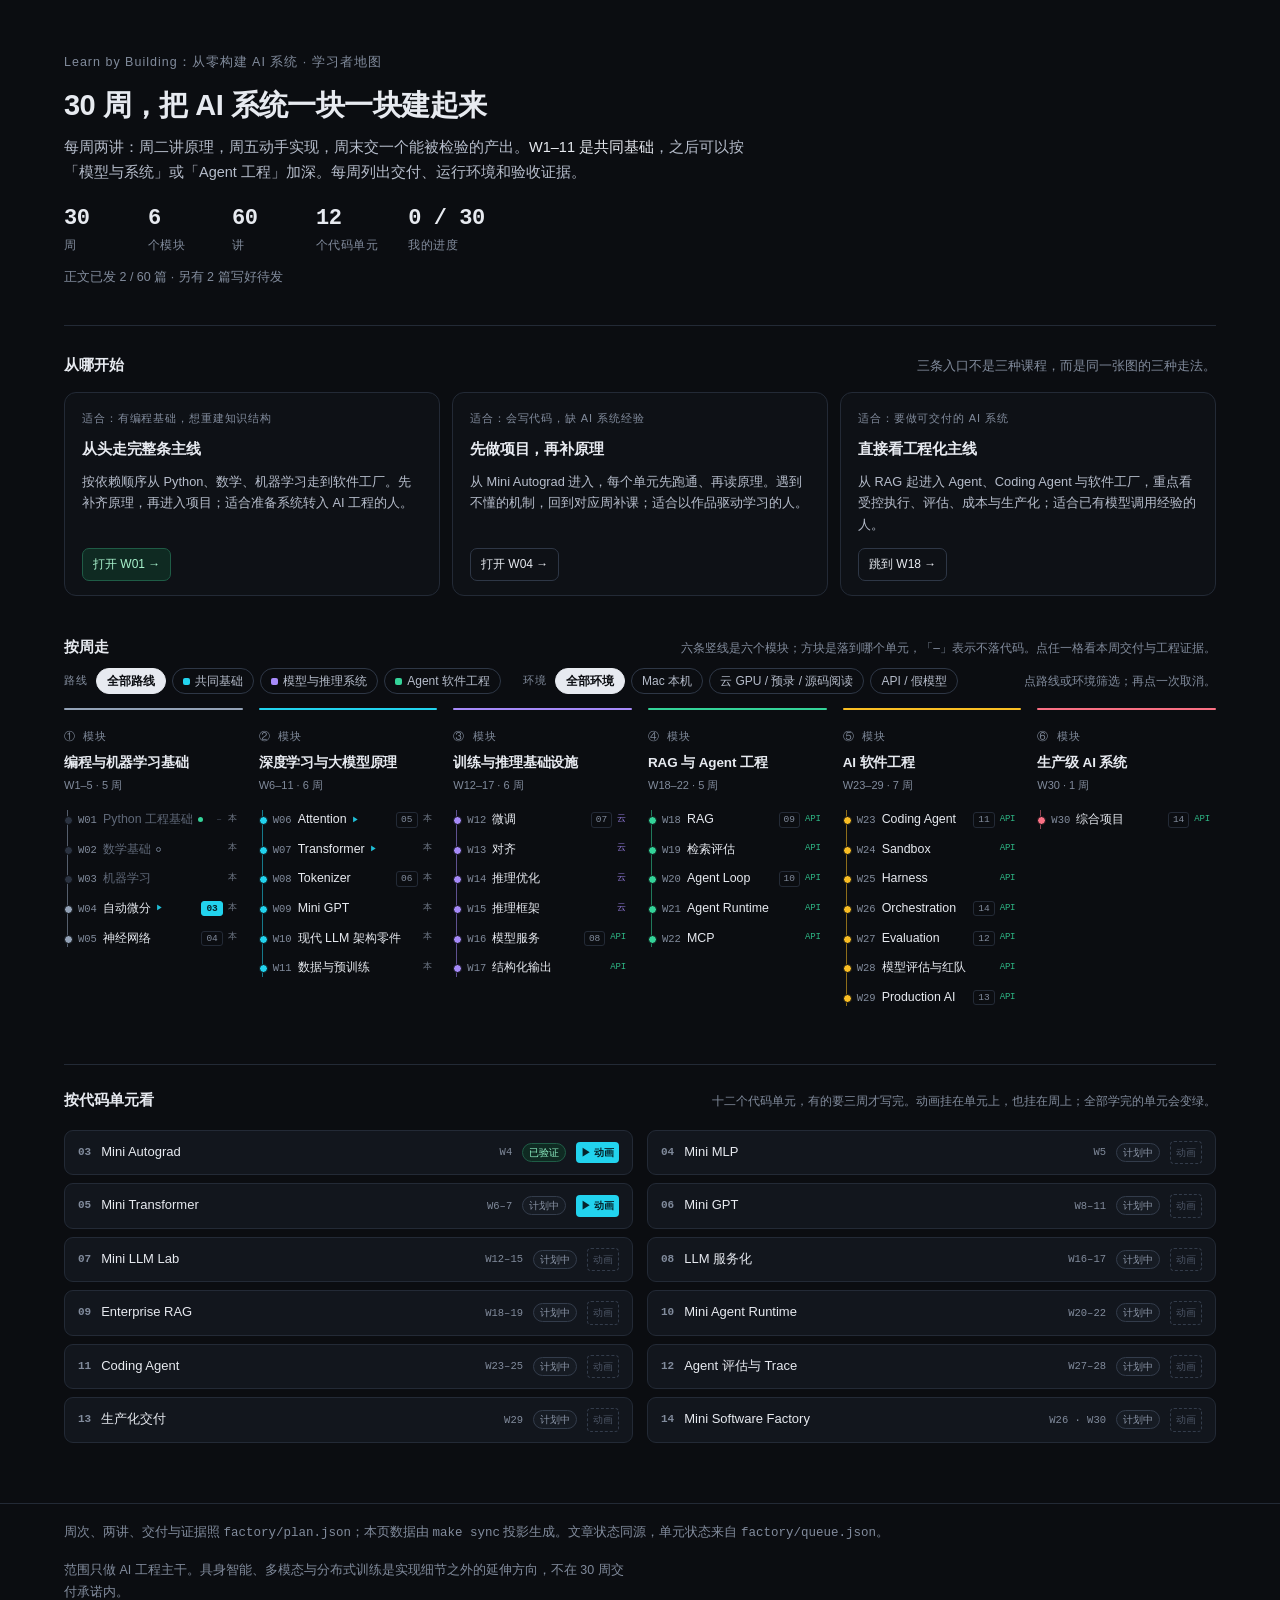
<file: index.html>
<!doctype html>
<html lang="zh-CN">
<head>
<meta charset="UTF-8">
<meta name="viewport" content="width=device-width, initial-scale=1">
<meta name="color-scheme" content="dark">
<title>30 周教学地图 · Learn by Building：从零构建 AI 系统</title>
<meta name="description" content="30 周、6 个模块、60 讲。先走共同主干，再按模型与系统 / Agent 工程分流；每一周都写清交付物、最低工程证据和运行环境。">
<style>
:root{
  --bg:#0b0d11; --bg2:#0e1116; --panel:#12161d; --panel2:#171c25;
  --line:#232a36; --line2:#2e3746;
  --ink:#e7eaf0; --ink2:#b6bdcb; --muted:#818b9c;
  --m1:#94a3b8; --m2:#22d3ee; --m3:#a78bfa; --m4:#34d399; --m5:#fbbf24; --m6:#fb7185;
  --ok:#34d399;
}
*{box-sizing:border-box}
html{-webkit-text-size-adjust:100%;scroll-behavior:smooth}
body{margin:0;background:var(--bg);color:var(--ink);
  font:400 15px/1.75 -apple-system,BlinkMacSystemFont,"PingFang SC","Hiragino Sans GB","Noto Sans SC","Microsoft YaHei",sans-serif;
  -webkit-font-smoothing:antialiased}
.mono{font-family:ui-monospace,SFMono-Regular,"SF Mono",Menlo,Consolas,monospace;font-variant-numeric:tabular-nums}
.wrap{max-width:1200px;margin:0 auto;padding:0 24px}
button{font:inherit}

/* 头 */
header.top{padding:52px 0 0}
.crumb{font-size:12.5px;color:var(--muted);letter-spacing:.08em}
h1{font-size:29px;line-height:1.35;margin:12px 0 10px;letter-spacing:-.02em;font-weight:600}
.lead{color:var(--ink2);font-size:14.5px;margin:0;max-width:700px}
.lead b{color:var(--ink);font-weight:500}
.stats{display:flex;flex-wrap:wrap;gap:30px;margin:22px 0 0}
.stat{min-width:54px}
.stat .v{font:600 22px/1 ui-monospace,monospace;letter-spacing:-.02em;color:var(--ink)}
.stat .v.ok{color:var(--ok)}
.stat .k{font-size:11.5px;color:var(--muted);margin-top:5px;letter-spacing:.04em}
.publication-summary{margin:12px 0 0;font-size:12.5px;color:var(--muted)}
.resume{display:flex;align-items:center;gap:14px;flex-wrap:wrap;margin:20px 0 0}
.resume[hidden]{display:none}
.resume button{cursor:pointer}
#resume-btn{display:inline-flex;align-items:center;gap:8px;background:#0f2a22;border:1px solid #1f5c46;color:#a8f3cd;border-radius:9px;padding:7px 13px;font-size:13px;text-decoration:none}
#resume-btn[hidden]{display:none}
#resume-btn:hover{border-color:#2f8a68}
#resume-btn b{font-weight:600;color:#e7eaf0}
.linkbtn{background:none;border:0;color:var(--muted);font-size:12px;text-decoration:underline;text-underline-offset:3px;padding:2px}
.linkbtn:hover{color:var(--ink2)}

/* 入口：先选一条路 */
.entry{margin:36px 0 0;border-top:1px solid var(--line);padding-top:26px}
.ehead{display:flex;justify-content:space-between;align-items:baseline;gap:14px;flex-wrap:wrap;margin-bottom:14px}
.ehead h2{font-size:15px;font-weight:600;margin:0}
.ehead p{margin:0;font-size:12.5px;color:var(--muted)}
.ecards{display:grid;grid-template-columns:repeat(3,minmax(0,1fr));gap:12px}
.ecard{display:flex;flex-direction:column;gap:8px;background:var(--bg2);border:1px solid var(--line);border-radius:12px;padding:16px 17px 14px;text-align:left}
.ecard .who{font-size:11px;letter-spacing:.08em;color:var(--muted)}
.ecard h3{font-size:15px;margin:0;font-weight:600;letter-spacing:-.01em}
.ecard p{margin:0;font-size:12.8px;line-height:1.7;color:var(--ink2);flex:1}
.ecard .go{align-self:flex-start;margin-top:4px;background:transparent;border:1px solid var(--line2);color:var(--ink);border-radius:7px;padding:5px 10px;font-size:12px;cursor:pointer}
.ecard .go:hover{border-color:var(--ink2);background:var(--panel2)}
.ecard .go.primary{background:#0f2a22;border-color:#1f5c46;color:#a8f3cd}
.ecard .go.primary:hover{border-color:#2f8a68}

/* 文章状态 */
.st{font-size:10.5px;line-height:1.5;padding:1px 7px;border-radius:999px;flex:none;white-space:nowrap}
.st.live{color:#8ef0c4;background:#0f2a22;border:1px solid #1f5c46}
.st.draft{color:#f3d68a;background:#241d0c;border:1px solid #5c4a1f}
.st.written{color:#c4ccda;background:#171c25;border:1px solid #333c4b}
.st.planned{color:#5b6577;background:transparent;border:1px dashed #333c4b}

/* 筛选 */
.filters{display:flex;flex-wrap:wrap;gap:10px 22px;align-items:center;margin:0 0 14px}
.fgroup{display:flex;flex-wrap:wrap;gap:6px;align-items:center}
.fl{font-size:11px;letter-spacing:.1em;color:var(--muted);margin-right:2px}
.fchip{display:inline-flex;align-items:center;gap:5px;background:transparent;border:1px solid var(--line2);color:var(--ink2);border-radius:999px;padding:3px 10px;font-size:12px;cursor:pointer;line-height:1.5}
.fchip i{width:7px;height:7px;border-radius:2px;display:inline-block;background:currentColor}
.fchip:hover{border-color:#465264;color:var(--ink)}
.fchip[aria-pressed="true"]{background:#e7eaf0;border-color:#e7eaf0;color:#0b0d11;font-weight:600}
.fnote{font-size:11.5px;color:var(--muted);margin-left:auto}

/* 六列 */
.striphead{display:flex;justify-content:space-between;align-items:baseline;gap:12px;margin:0 0 8px}
.striphead h2{font-size:15px;font-weight:600;margin:0;white-space:nowrap}
.striphead .p{font-size:12px;color:var(--muted)}
.grid{display:grid;grid-template-columns:repeat(6,minmax(0,1fr));gap:16px;align-items:start}

.col .bar{height:2px;border-radius:2px;margin-bottom:12px}
.col .ch{margin-bottom:10px}
.col .no{font:500 10.5px/1 ui-monospace,monospace;color:var(--muted);letter-spacing:.1em}
.col .nm{display:block;font-size:13.5px;font-weight:600;line-height:1.45;margin-top:5px;letter-spacing:-.01em}
.col .wk{display:block;font-size:11px;color:var(--muted);margin-top:3px}
.col .rail{position:relative;padding-left:14px}
.col .rail::before{content:"";position:absolute;left:3px;top:5px;bottom:5px;width:1px;background:var(--railc,#242c39);opacity:.55}

.row{
  display:flex;align-items:baseline;gap:5px;width:100%;text-align:left;cursor:pointer;
  font:inherit;color:var(--ink);background:transparent;border:0;border-radius:6px;
  padding:5px 6px 5px 0;margin:0 0 1px;position:relative;transition:background .14s,opacity .14s
}
.row::before{
  content:"";position:absolute;left:-14px;top:11px;width:7px;height:7px;border-radius:50%;
  background:var(--dot,#242c39);border:1.5px solid var(--bg);box-sizing:content-box
}
.row:hover{background:var(--panel2)}
.row:focus-visible{outline:2px solid var(--line2);outline-offset:2px}
.row .w{font:500 10.5px/1 ui-monospace,monospace;color:var(--muted);flex:none;width:20px}
.row .t{font-size:12.4px;line-height:1.5;flex:1;min-width:0}
.row .u{font:500 9.5px/1 ui-monospace,monospace;flex:none;color:var(--muted);padding:2px 4px;border-radius:3px;border:1px solid var(--line);align-self:center;margin-top:1px}
.row .u.on{color:#06232a;background:#22d3ee;border-color:#22d3ee;font-weight:700}
.row .u.none{border:0;color:#414a5a;padding:0 1px}
.row .e{font:500 9px/1 ui-monospace,monospace;flex:none;color:var(--muted);align-self:center;opacity:.85;letter-spacing:-.02em}
.row .e.gpu{color:var(--m3)}
.row .e.api{color:var(--m4)}
.row .ck{color:var(--ok);font-size:10px;line-height:1;flex:none;align-self:center}
.row.anim .t::after{content:"▶";font-size:7px;color:#22d3ee;margin-left:5px;vertical-align:middle;opacity:.9}
.row.dimbase .t{color:#5f6878}
.row.dim{opacity:.28}
.row.dim:hover{background:transparent}
.row.done .t{color:#6d7788}
.row.done .t::before{content:"";display:inline-block;width:5px;height:5px;border-radius:50%;background:var(--ok);margin-right:6px;vertical-align:middle;opacity:.9}

/* 单元轨道 */
.unitsec{margin-top:52px}
.uh{display:flex;justify-content:space-between;align-items:baseline;gap:12px;border-top:1px solid var(--line);padding-top:22px;margin-bottom:4px}
.uh h2{font-size:15px;font-weight:600;margin:0;white-space:nowrap}
.uh .p{font-size:12px;color:var(--muted);max-width:520px;text-align:right}
.utrack{display:grid;grid-template-columns:repeat(2,minmax(0,1fr));gap:8px 14px;margin-top:16px}
.ucard{
  display:flex;align-items:center;gap:10px;width:100%;text-align:left;
  background:var(--panel);border:1px solid var(--line);border-radius:9px;
  padding:10px 13px;font:inherit;color:var(--ink);transition:border-color .15s,background .15s
}
.ucard:hover{border-color:var(--line2);background:var(--panel2)}
.ucard.done{border-color:#1f5c46}
.ucard .n{font:600 11px/1 ui-monospace,monospace;color:var(--muted);flex:none}
.ucard .nm{font-size:13px;font-weight:500;flex:1;min-width:0;white-space:nowrap;overflow:hidden;text-overflow:ellipsis}
.ucard .wks{font:400 10.5px/1 ui-monospace,monospace;color:var(--muted);flex:none}
.ucard .st{font-size:10px;padding:1px 6px;border-radius:999px;flex:none}
.ucard .st.ok{color:#8ef0c4;background:#0f2a22;border:1px solid #1f5c46}
.ucard .st.plan{color:#8a94a6;background:#161b23;border:1px solid #333c4b}
.ucard .sw{font-size:10px;color:#06232a;background:#22d3ee;border-radius:4px;padding:2px 5px;flex:none;font-weight:700}
.ucard .sw.off{color:#4b5464;background:transparent;border:1px dashed #333c4b;font-weight:400}

/* 抽屉 */
.scrim{position:fixed;inset:0;background:rgba(4,6,10,.62);backdrop-filter:blur(2px);opacity:0;pointer-events:none;transition:opacity .22s;z-index:70}
.scrim.on{opacity:1;pointer-events:auto}
.drawer{
  position:fixed;z-index:80;top:0;right:0;bottom:0;width:min(500px,100vw);
  background:var(--panel);border-left:1px solid var(--line2);box-shadow:-24px 0 60px rgba(0,0,0,.5);
  transform:translateX(102%);visibility:hidden;
  transition:transform .3s cubic-bezier(.2,.8,.2,1),visibility 0s linear .3s;
  overflow-y:auto;padding:26px 26px 44px
}
.drawer.open{transform:none;visibility:visible;transition:transform .3s cubic-bezier(.2,.8,.2,1),visibility 0s}
.drawer .x{position:absolute;top:16px;right:16px;width:30px;height:30px;border-radius:50%;
  border:1px solid var(--line2);background:var(--panel2);color:var(--ink2);font-size:15px;line-height:1;cursor:pointer}
.drawer .x:hover{border-color:var(--ink2);color:var(--ink)}
.dhead{border-bottom:1px solid var(--line);padding-bottom:16px;margin-bottom:18px}
.chips{display:flex;flex-wrap:wrap;gap:6px;margin-bottom:10px}
.chip{display:inline-flex;align-items:center;gap:5px;font-size:11.5px;color:var(--ink2);border:1px solid var(--line2);border-radius:999px;padding:1px 9px}
.chip i{width:8px;height:8px;border-radius:2px;display:inline-block}
.chip.wk{color:#06232a;background:#e7eaf0;border-color:#e7eaf0;font-weight:700;font-family:ui-monospace,monospace}
.chip.env.local{color:#c4ccda}
.chip.env.gpu{color:#d7c9ff;border-color:#4a3c72}
.chip.env.api{color:#a8f3cd;border-color:#1f5c46}
.drawer h3{font-size:23px;line-height:1.4;margin:0;font-weight:600;letter-spacing:-.015em;padding-right:34px}
.pair{display:grid;grid-template-columns:1fr 1fr;gap:10px;margin:0 0 18px}
.pair .p{background:var(--panel2);border:1px solid var(--line);border-radius:9px;padding:11px 13px}
.pair .p .d{display:flex;align-items:center;gap:6px;font-size:10.5px;color:var(--muted);letter-spacing:.06em;margin-bottom:5px}
.pair .p .t{font-size:13px;line-height:1.55;color:var(--ink)}
.pair .p .lnk{display:inline-block;margin-top:7px;font-size:11.5px;color:#a5f3fc;text-decoration:none;border-bottom:1px solid #1f5c46}
.pair .p .lnk:hover{border-color:#22d3ee}
.pub{display:inline-block;width:5px;height:5px;border-radius:50%;margin-left:5px;vertical-align:middle;flex:none}
.pub.live{background:#34d399}
.pub.draft{background:#fbbf24}
.pub.written{background:transparent;border:1px solid #6b7789}
.fld{margin:0 0 18px}
.fld .lb{font-size:11px;letter-spacing:.1em;color:var(--muted);margin-bottom:6px}
.fld p{margin:0;font-size:14px;color:var(--ink2);line-height:1.75}
.fld .val{font-size:14px;color:var(--ink);background:var(--panel2);border-left:2px solid var(--ok);border-radius:0 6px 6px 0;padding:7px 12px}
.checks{display:grid;gap:6px}
.checks label{display:flex;align-items:baseline;gap:8px;font-size:13.5px;color:var(--ink2);cursor:pointer}
.checks input{flex:none;margin:0;accent-color:var(--ok)}
.lab .acts{flex-direction:row;flex-wrap:wrap}
.lab details{margin-top:8px;color:var(--ink2);font-size:13px}
.lab summary{cursor:pointer;color:#a5f3fc}
.lab details p{margin-top:6px;font-size:13px}
.lab pre{margin:8px 0 0;padding:10px 12px;background:var(--bg);border-radius:6px;overflow:auto;font-size:12px;white-space:pre-wrap;overflow-wrap:anywhere}
.fld .envline{font-size:13.5px;color:var(--ink2);line-height:1.7}
.fld .envline b{color:var(--ink);font-weight:500}
.donebtn{display:flex;justify-content:space-between;align-items:center;gap:12px;width:100%;
  background:transparent;border:1px dashed var(--line2);border-radius:9px;padding:10px 14px;
  color:var(--ink2);font-size:13.5px;cursor:pointer;margin:2px 0 16px;text-align:left}
.donebtn:hover{border-color:#465264;color:var(--ink)}
.donebtn.on{background:#0f2a22;border:1px solid #1f5c46;color:#a8f3cd}
.donebtn small{color:var(--muted);font-size:11px}
.donebtn.on small{color:#6fae93}
.acts{display:flex;flex-direction:column;gap:8px}
.acts a,.acts .dis{
  display:flex;align-items:center;justify-content:space-between;gap:10px;
  padding:10px 14px;border:1px solid var(--line2);border-radius:9px;
  text-decoration:none;font:inherit;font-size:13.5px;color:var(--ink);background:var(--panel2)
}
.acts a:hover{border-color:var(--ink2)}
.acts .go{border-color:#1f5c46;background:#0f2a22;color:#a8f3cd}
.acts .go:hover{border-color:#2f8a68}
.acts .dis{border-style:dashed;color:#5b6577;cursor:default}
.acts small{color:var(--muted);font-size:11.5px}
.acts .dis small{color:#5b6577}
.dnav{display:flex;justify-content:space-between;gap:8px;margin-top:22px;border-top:1px solid var(--line);padding-top:14px}
.dnav button{background:transparent;border:0;color:var(--muted);font:inherit;font-size:12.5px;cursor:pointer;padding:4px 0;text-align:left}
.dnav button:hover{color:var(--ink)}

footer{margin:60px 0 0;border-top:1px solid var(--line);font-size:12.5px;color:var(--muted)}
footer .wrap{display:flex;justify-content:space-between;gap:16px;flex-wrap:wrap;padding-top:18px;padding-bottom:56px}
footer .note{max-width:560px}

@media(max-width:1000px){
  .grid{grid-template-columns:repeat(3,minmax(0,1fr))}
  .utrack{grid-template-columns:1fr}
  .uh{flex-direction:column}.uh .p{text-align:left}
  .ecards{grid-template-columns:1fr}
  .fnote{margin-left:0;width:100%}
}
@media(max-width:620px){
  .grid{grid-template-columns:repeat(2,minmax(0,1fr));gap:14px}
  h1{font-size:23px}
  .pair{grid-template-columns:1fr}
  .drawer{padding:22px 18px 40px}
  .row .e{display:none}
  .ucard .nm{white-space:normal;overflow-wrap:anywhere}
}
@media(prefers-reduced-motion:reduce){
  html{scroll-behavior:auto}
  .row,.fchip,.ucard,.drawer,.scrim{transition:none}
}
</style>
</head>
<body>

<header class="top"><div class="wrap">
  <div class="crumb">Learn by Building：从零构建 AI 系统 · 学习者地图</div>
  <h1>30 周，把 AI 系统一块一块建起来</h1>
  <p class="lead">每周两讲：周二讲原理，周五动手实现，周末交一个能被检验的产出。<b id="foundation">共同基础</b>，之后可以按「模型与系统」或「Agent 工程」加深。每周列出交付、运行环境和验收证据。</p>
  <div class="stats" id="stats"></div>
  <!-- 临时发布看板，正式上线前移除 -->
  <p class="publication-summary" id="publication-summary"></p>
  <div class="resume" id="resume" hidden>
    <a id="resume-btn" href="#w1"><span id="resume-action">继续学习</span><b id="resume-t"></b> →</a>
    <button id="reset-done" class="linkbtn" type="button">清空我的进度</button>
  </div>
</div></header>

<div class="wrap">
  <section class="entry" aria-labelledby="entry-h">
    <div class="ehead">
      <h2 id="entry-h">从哪开始</h2>
      <p>三条入口不是三种课程，而是同一张图的三种走法。</p>
    </div>
    <div class="ecards">
      <div class="ecard">
        <span class="who">适合：有编程基础，想重建知识结构</span>
        <h3>从头走完整条主线</h3>
        <p>按依赖顺序从 Python、数学、机器学习走到软件工厂。先补齐原理，再进入项目；适合准备系统转入 AI 工程的人。</p>
        <button class="go primary" type="button" data-open="1">打开 W01 →</button>
      </div>
      <div class="ecard">
        <span class="who">适合：会写代码，缺 AI 系统经验</span>
        <h3>先做项目，再补原理</h3>
        <p>从 Mini Autograd 进入，每个单元先跑通、再读原理。遇到不懂的机制，回到对应周补课；适合以作品驱动学习的人。</p>
        <button class="go" type="button" data-open="4">打开 W04 →</button>
      </div>
      <div class="ecard">
        <span class="who">适合：要做可交付的 AI 系统</span>
        <h3>直接看工程化主线</h3>
        <p>从 RAG 起进入 Agent、Coding Agent 与软件工厂，重点看受控执行、评估、成本与生产化；适合已有模型调用经验的人。</p>
        <button class="go" type="button" data-open="18" data-track="agent">跳到 W18 →</button>
      </div>
    </div>
  </section>
</div>

<div class="wrap" style="margin-top:38px">
  <div class="striphead">
    <h2>按周走</h2>
    <span class="p">六条竖线是六个模块；方块是落到哪个单元，「–」表示不落代码。点任一格看本周交付与工程证据。</span>
  </div>
  <div class="filters" id="filters">
    <div class="fgroup" data-k="track"><span class="fl">路线</span></div>
    <div class="fgroup" data-k="env"><span class="fl">环境</span></div>
    <span class="fnote" id="fnote"></span>
  </div>
  <div class="grid" id="grid"></div>
</div>

<section class="wrap unitsec">
  <div class="uh">
    <h2>按代码单元看</h2>
    <span class="p">十二个代码单元，有的要三周才写完。动画挂在单元上，也挂在周上；全部学完的单元会变绿。</span>
  </div>
  <div class="utrack" id="utrack"></div>
</section>

<footer><div class="wrap">
  <span>周次、两讲、交付与证据照 <span class="mono">factory/plan.json</span>；本页数据由 <span class="mono">make sync</span> 投影生成。文章状态同源，单元状态来自 <span class="mono">factory/queue.json</span>。</span>
  <span class="note">范围只做 AI 工程主干。具身智能、多模态与分布式训练是实现细节之外的延伸方向，不在 30 周交付承诺内。</span>
</div></footer>

<div class="scrim" id="scrim"></div>
<aside class="drawer" id="drawer" role="dialog" aria-modal="true" aria-labelledby="drawer-title" aria-hidden="true"></aside>

<script>
/* plan:start */
/* 由 scripts/plan_sync.py 从 plan.json + queue.json 生成，勿手改（make sync） */
const MODULES = [
  {id:'m1', no:'①', name:'编程与机器学习基础', weeks:'W1–5', color:'#94a3b8',
   desc:'先把工具链、数学直觉和梯度下降跑通。前三周没有代码单元，是 03 的前置。'},
  {id:'m2', no:'②', name:'深度学习与大模型原理', weeks:'W6–11', color:'#22d3ee',
   desc:'注意力 → Transformer → 分词 → GPT → 架构零件 → 数据。六周下来，一个语言模型的每个零件都亲手写过。'},
  {id:'m3', no:'③', name:'训练与推理基础设施', weeks:'W12–17', color:'#a78bfa',
   desc:'微调、对齐、推理优化、推理框架、服务化、结构化输出。模型能跑之后，问题变成怎么用得动、用得起、输出能不能被程序接住。'},
  {id:'m4', no:'④', name:'RAG 与 Agent 工程', weeks:'W18–22', color:'#34d399',
   desc:'把模型变成系统。RAG 解决「它不知道」，Agent Runtime 解决「它做不完」，MCP 解决「它接不上」。'},
  {id:'m5', no:'⑤', name:'AI 软件工程', weeks:'W23–29', color:'#fbbf24',
   desc:'让模型去改代码。难点不在生成，在受控、可验证、可回滚；Harness 与评估是这一段的骨架。'},
  {id:'m6', no:'⑥', name:'生产级 AI 系统', weeks:'W30', color:'#fb7185',
   desc:'综合项目。前面所有零件串成一条从需求到 PR 的流水线。'},
];

const TRACKS = [
  {id:'core', name:'共同基础', color:'#22d3ee', weeks:[1, 2, 3, 4, 5, 6, 7, 8, 9, 10, 11], desc:'Python、数学、机器学习、Autograd、MLP、Transformer、Tokenizer 与 Mini GPT。学完一个语言模型的每个零件，再决定往哪条线走。'},
  {id:'model', name:'模型与推理系统', color:'#a78bfa', weeks:[12, 13, 14, 15, 16, 17, 27, 28, 29], desc:'训练、微调、对齐、推理优化、推理框架与服务化；W27–29 回到评估与生产化。作品：Mini LLM Lab、LLM 服务。不承诺分布式训练实现与算子/编译器开发，软件栈只读到源码层。'},
  {id:'agent', name:'Agent 软件工程', color:'#34d399', weeks:[14, 15, 16, 17, 18, 19, 20, 21, 22, 23, 24, 25, 26, 27, 28, 29, 30], desc:'W14–17 补推理基础与服务化，W18 起进入 RAG、Agent Runtime、Coding Agent 与软件工厂；W27–29 与模型线合流到评估与生产化。W12–13 微调/对齐为选修。'},
];

const WEEKS = [
  {w:1, m:'m1', t:'Python 工程基础', th:'Python 语法与惯用法全览：读到能读源码', pr:'搭建可测试的 LLM 客户端工程骨架', ac:'可运行项目骨架（含离线单测）', env:'local', proof:'pytest 全绿，测试注入 dummy key、不依赖真实 API key；ruff 与 mypy 通过；未配置 key 时启动报 ValidationError。', p:[{s:'theory', t:'Python 语法手册：从数据类型到异步，读完能直接读源码', st:'live', url:'https://mp.weixin.qq.com/s?__biz=MzYyNDcwNzQzMg==&mid=2247484901&idx=1&sn=e11b66ea460ec1680c7d186e06a924df'}, {s:'practice', t:'20 分钟搭出生产级 AI 工程骨架：uv、ruff、pydantic 与异步测试', st:'live', url:'https://mp.weixin.qq.com/s?__biz=MzYyNDcwNzQzMg==&mid=2247484975&idx=1&sn=a8c9a010075214cd001a269d55f9d2fe&chksm=f0321428c7459d3e93bce70ff57c8bc8311e69711019354d5e071055724b2c1afac4872ac49a#rd'}], u:null, detail:{"unit_label": "00-prerequisites/01-python-starter", "lab": {"label": "下载离线测试工程", "file": "python-starter.zip", "setup": "准备 Python 3.12 和 uv。解压后进入 python-starter 目录，再运行下面的命令。", "command": "uv sync --locked --extra dev\nuv run --no-sync pytest -q\nuv run --no-sync ruff check .\nuv run --no-sync mypy src"}, "checks": ["离线运行 7 条测试，全数通过。", "测试使用模拟响应，缺少 API Key 时得到 ValidationError。", "Ruff 和 mypy 检查均通过。"]}},
  {w:2, m:'m1', t:'数学基础', th:'向量、矩阵与梯度直觉', pr:'用 NumPy 实现矩阵运算实验', ac:'数值实验 Notebook', env:'local', proof:'矩阵乘法与梯度数值能对上手算；Notebook 从空环境可重跑。', p:[{s:'theory', t:'矩阵乘法到底在算什么：从向量到梯度的直觉', st:'written'}, {s:'practice', t:'用 NumPy 跑一遍矩阵运算：形状、广播与数值稳定性', st:'written'}], u:null, detail:{"unit_label": "00-prerequisites/02-numpy-math", "lab": {"label": "打开 Notebook", "file": "numpy-math.ipynb", "preview": "https://github.com/aigeekops/building-ai-systems-from-scratch-map/blob/main/labs/numpy-math.ipynb", "setup": "下载 .ipynb，准备 Python 3.12，在文件所在目录运行下面的命令。也可以用支持 Notebook 的编辑器选择此环境后从头运行。", "command": "python3.12 -m venv .venv\nsource .venv/bin/activate\npython -m pip install numpy==2.2.6 ipykernel==6.30.1 nbconvert==7.16.6\npython -m nbconvert --to notebook --execute numpy-math.ipynb --output numpy-math.executed.ipynb"}, "checks": ["矩阵乘积和加偏置的结果均与手算一致。", "解析梯度与中心差分的绝对误差不超过 1e-8。", "从空内核运行 Notebook，全部单元格通过。"]}},
  {w:3, m:'m1', t:'机器学习', th:'线性回归与梯度下降', pr:'从零训练线性回归', ac:'loss 曲线与预测', env:'local', proof:'固定种子下 loss 曲线可复现；训练集与测试集指标分开报告。', u:null, detail:{"unit_label": "00-prerequisites/03-linear-regression"}},
  {w:4, m:'m1', t:'自动微分', th:'计算图与链式法则', pr:'实现 Mini Autograd', ac:'自动求导测试', env:'local', proof:'数值微分对拍通过；同一计算图连续两次运行结果逐字节一致。', u:'03'},
  {w:5, m:'m1', t:'神经网络', th:'MLP、激活函数与优化器', pr:'实现并训练 Mini MLP', ac:'可复现实验', env:'local', proof:'矩阵实现比标量实现有量级提速；softmax 在极端输入下不溢出。', u:'04'},
  {w:6, m:'m2', t:'Attention', th:'Q/K/V 与注意力计算', pr:'实现 Self-Attention', ac:'张量形状与单测', env:'local', proof:'单头与多头输出形状可对照；掩码写错能被单测抓到。', u:'05'},
  {w:7, m:'m2', t:'Transformer', th:'Transformer Block 结构', pr:'实现 Decoder Block', ac:'最小模型模块', env:'local', proof:'Decoder Block 输出形状与因果性测试通过；残差与 LayerNorm 位置有对照。', u:'05'},
  {w:8, m:'m2', t:'Tokenizer', th:'BPE 与 Token 化', pr:'实现简化 BPE Tokenizer', ac:'编码/解码实验', env:'local', proof:'编码后再解码可还原原文；特殊 token 与未知字符行为有测试。', u:'06'},
  {w:9, m:'m2', t:'Mini GPT', th:'GPT 训练与生成全流程', pr:'训练字符级 Mini GPT', ac:'可生成文本模型', env:'local', proof:'固定种子可复现；能生成连贯短文本；语料规模与算力上限写清楚。', u:'06'},
  {w:10, m:'m2', t:'现代 LLM 架构零件', th:'RoPE、RMSNorm、SwiGLU、MoE', pr:'给 Mini GPT 换 RoPE 或 RMSNorm，并估算稠密/MoE 的激活参数与显存', ac:'loss、参数量、激活参数与显存估算表', env:'local', proof:'换成 RoPE 或 RMSNorm 的前后对照；loss、参数量与激活参数可复跑；显存只做估算并写清假设（不做本机实测对照）。', u:'06'},
  {w:11, m:'m2', t:'数据与预训练', th:'训练数据管线', pr:'复用 Mini GPT 搭数据管线与监控，记录训练预算', ac:'可复现训练脚本 + 数据统计 + 预算表', env:'local', proof:'数据统计与去重报告；训练脚本一键复跑；loss 监控与训练预算有记录。', u:'06'},
  {w:12, m:'m3', t:'微调', th:'SFT、LoRA、QLoRA 与蒸馏的边界', pr:'在固定算力预算下完成 LoRA/QLoRA 对照', ac:'微调前后对比 + 成本表（标注硬件）', env:'gpu', proof:'微调前后指标对比；模型、数据量、硬件、耗时与费用全部标注；写清为什么选这个 PEFT 方案；说明蒸馏能迁移什么、不能迁移什么。', u:'07'},
  {w:13, m:'m3', t:'对齐', th:'偏好优化：RLHF、DPO、GRPO 与 RLVR 的区别', pr:'在 finetune/ 实现简化 DPO，并对比 DPO/GRPO 的数据与算力要求', ac:'指标与案例分析 + 方法取舍（标注硬件）', env:'gpu', proof:'DPO 实验有偏好数据与指标；失败样例能归因；写清为什么选 DPO 而不是 PPO/GRPO，以及数据与算力代价。', u:'07'},
  {w:14, m:'m3', t:'推理优化', th:'Prefill、Decode、KV Cache', pr:'在 inference/ 比较精度、批处理与后端配置', ac:'延迟/吞吐/成本报告（标注硬件与软件栈）+ 效率对照表', env:'gpu', proof:'固定模型、输入长度与并发，报告 TTFT、吞吐与 p95；记录驱动、框架、算子库版本与单位请求成本；MoE、蒸馏、量化同表对照，写明各自省什么、什么条件下失效。', u:'07'},
  {w:15, m:'m3', t:'推理框架', th:'PagedAttention、请求调度与软件栈分层', pr:'读 vLLM/SGLang 的调度与 KV Cache，并在云 GPU 或预录上验证', ac:'吞吐/显存/首 token + 软件栈分层报告', env:'gpu', proof:'同一模型不同配置的吞吐、显存与首 token 报告；写清驱动/运行时/算子/框架各层版本与限制；云 GPU 或预录来源可追溯。', u:'07'},
  {w:16, m:'m3', t:'模型服务', th:'API、流式输出与可靠性', pr:'构建可切换后端的 LLM 服务（假模型/本地/云 API）', ac:'可调用服务 + 部署边界说明 + 单次请求成本估算', env:'api', proof:'无 GPU、无 API key 时用假模型跑通；流式、超时、重试与限流有测试；写清部署位置、访问边界、数据留存与单次请求成本。', u:'08'},
  {w:17, m:'m3', t:'结构化输出', th:'约束解码与 JSON schema', pr:'给服务加输出校验、降级与后端差异测试', ac:'解析失败率与延迟增量对比', env:'api', proof:'解析失败率前后对比；非法 JSON 有重试与降级路径；记录不同后端对 schema 与约束解码的支持差异。', u:'08'},
  {w:18, m:'m4', t:'RAG', th:'文档到检索增强生成', pr:'构建基础 RAG', ac:'带引用问答', env:'api', proof:'回答带引用；检索命中与失败案例各保留一组。', u:'09'},
  {w:19, m:'m4', t:'检索评估', th:'Hybrid Search 与 Reranker', pr:'构建检索评测集', ac:'Recall/相关性报告', env:'api', proof:'评测集固定；Recall 与相关性报告可复跑；Reranker 前后有对比。', u:'09'},
  {w:20, m:'m4', t:'Agent Loop', th:'ReAct、工具调用与状态', pr:'实现 Mini Agent Loop + 5 条回归用例', ac:'可调用工具的 Agent + 通过率基线', env:'api', proof:'5 条回归用例可复跑；工具调用有 Trace；危险操作被拦截；其中一条用例记录单次任务的模型调用次数与 token 消耗。', u:'10'},
  {w:21, m:'m4', t:'Agent Runtime', th:'工具注册、记忆与追踪', pr:'实现 Tool Registry', ac:'可追踪运行记录', env:'api', proof:'工具注册、权限与预算生效；一次失败能定位到具体步骤。', u:'10'},
  {w:22, m:'m4', t:'MCP', th:'能力发现与调用的标准接口', pr:'写最小 MCP server 与 client', ac:'可被调用的 MCP 工具', env:'api', proof:'最小 MCP server/client 可被调用；能力发现与错误路径有记录。', u:'10'},
  {w:23, m:'m5', t:'Coding Agent', th:'仓库上下文与任务拆解', pr:'构建只读仓库问答 Agent', ac:'仓库分析报告', env:'api', proof:'完成一个真实 Issue；有 diff 与 Trace；越权路径被拒绝。', u:'11'},
  {w:24, m:'m5', t:'Sandbox', th:'执行隔离与 Git Worktree', pr:'实现受控命令执行', ac:'隔离执行实验', env:'api', proof:'隔离执行实验；命令白名单与超时生效；越界写入被拒绝。', u:'11'},
  {w:25, m:'m5', t:'Harness', th:'模型之外的运行与控制层', pr:'同一模型换两套 Harness 对照', ac:'成功率与失败分布（复用 W20 回归集）', env:'api', proof:'同一模型换两套 Harness 的成功率对比；失败分布可解释（复用 W20 用例）。', u:'11'},
  {w:26, m:'m5', t:'Orchestration', th:'任务图与并行协作', pr:'实现任务编排器', ac:'多步骤任务运行', env:'api', proof:'多步骤任务可跑；并行冲突有处理；失败后可恢复。', u:'14'},
  {w:27, m:'m5', t:'Evaluation', th:'Agent 测试与 Trace', pr:'把 W20 回归集扩成评估与回归测试，并固定模型/硬件/预算', ac:'评估报告 + 回归基线 + 评测成本', env:'api', proof:'回归基线可复跑；失败样例能归因到步骤；改动前后可对比；记录模型版本、硬件与单次评测成本。', u:'12'},
  {w:28, m:'m5', t:'模型评估与红队', th:'模型评估：benchmark、LLM-as-judge 与评测集（双主题，与周五各自独立）', pr:'模型评估；Agent 红队：工具注入、越权与数据外泄（仅限自有系统）', ac:'模型评估报告 + 红队报告与拦截点', env:'api', proof:'评测集与 LLM-as-judge 局限写清楚；红队报告注明授权范围与拦截点；列出模型、数据与工具三类资产的访问边界。', u:'12'},
  {w:29, m:'m5', t:'Production AI', th:'安全、成本、观测与部署', pr:'为项目加入监控、限额、部署边界与上游算力不可用降级', ac:'部署版服务 + 一次算力中断演练', env:'api', proof:'一次上游算力/模型服务中断演练；超限与区域/访问边界有明确行为；能定位到单次请求并核算成本。', u:'13'},
  {w:30, m:'m6', t:'综合项目', th:'Software Factory 架构', pr:'端到端构建与演示，带预算上限与模型路由', ac:'可演示的 Mini Factory + 成本上限', env:'api', proof:'完整演示一次交付；门禁不过不产出；失败可恢复；整条流水线有预算上限与模型切换策略；写明无最新 GPU、预算受限时做了哪些取舍。', u:'14'},
];

const UNITS = [
  {no:'03', name:'Mini Autograd', id:'03-mini-autograd', stage:'verified', wks:'W4', anim:'anim/backprop.html'},
  {no:'04', name:'Mini MLP', id:'04-mini-mlp', stage:'planned', wks:'W5'},
  {no:'05', name:'Mini Transformer', id:'05-mini-transformer', stage:'planned', wks:'W6–7', anim:'anim/attention.html'},
  {no:'06', name:'Mini GPT', id:'06-mini-gpt', stage:'planned', wks:'W8–11'},
  {no:'07', name:'Mini LLM Lab', id:'07-mini-llm-lab', stage:'planned', wks:'W12–15'},
  {no:'08', name:'LLM 服务化', id:'08-llm-serving', stage:'planned', wks:'W16–17'},
  {no:'09', name:'Enterprise RAG', id:'09-enterprise-rag', stage:'planned', wks:'W18–19'},
  {no:'10', name:'Mini Agent Runtime', id:'10-mini-agent-runtime', stage:'planned', wks:'W20–22'},
  {no:'11', name:'Coding Agent', id:'11-coding-agent', stage:'planned', wks:'W23–25'},
  {no:'12', name:'Agent 评估与 Trace', id:'12-agent-evaluation', stage:'planned', wks:'W27–28'},
  {no:'13', name:'生产化交付', id:'13-production-ai', stage:'planned', wks:'W29'},
  {no:'14', name:'Mini Software Factory', id:'14-mini-software-factory', stage:'planned', wks:'W26 · W30'},
];

const INTRO = [
  {no:'01', name:'知识体系重构', stage:'shipped', article:'https://mp.weixin.qq.com/s/FQVkmiM4DoyvUVeIgDTH9w'},
  {no:'02', name:'AI 技术栈全景', stage:'shipped', article:'https://mp.weixin.qq.com/s?__biz=MzYyNDcwNzQzMg==&mid=2247484862&idx=1&sn=2cf8157bf8437259883176b1f02f8b5e'},
];

const EXTENSIONS = [
  {name:'具身智能', after:'完成 W11 共同基础后', desc:'机器人学、仿真、运动规划、控制、VLA 与 Sim-to-Real。需要额外硬件与更长周期，不在 30 周交付承诺内。'},
  {name:'分布式训练与模型研发', after:'完成模型与推理系统后', desc:'并行策略、通信、MoE 训练与数据工程。当前课程只讲到原理层，没有实现单元。'},
  {name:'异构计算与芯片软件栈', after:'完成 W14–15 后', desc:'GPU/NPU 架构、算子、编译器与运行时。当前只在推理框架里讲平台差异，不做跨硬件基准。'},
];

const INDUSTRY = [
  {id:'compute-flow', name:'算力流向与部署边界', weeks:[16, 29], question:'模型部署在哪、谁能访问、云算力配额与数据留存如何约束系统设计？', desc:'管制对象从芯片流向延伸到算力流向。课程不讨论政策立场，只训练工程师把部署位置、远程访问、配额与数据边界写进设计。', evidence:'部署边界说明 + 一次上游算力/模型服务中断的降级演练。'},
  {id:'hetero-stack', name:'异构平台与软件栈', weeks:[14, 15, 16], question:'同一模型换硬件或后端，驱动、框架、算子、量化如何影响可移植性？', desc:'CUDA 的壁垒不只是接口，而是算子库、编译器、通信库与工具链。没有目标硬件时做源码阅读、后端矩阵与调度模拟，不伪造基准。', evidence:'至少两种后端的矩阵报告：版本、支持算子、精度差异、吞吐与失败模式。'},
  {id:'compute-density', name:'单位算力效率', weeks:[10, 12, 13, 14], question:'MoE、稀疏注意力、LoRA/QLoRA、量化、蒸馏与 RL，各自在省什么、代价是什么？', desc:'算法与工程优化能显著改变单位算力的模型能力，但不等于摆脱硬件依赖。每种方法都要给出固定预算下的效果/成本对照。', evidence:'固定模型与预算下的效果、显存/时延与费用对照表，写清假设。'},
  {id:'cluster-reliability', name:'集群与可靠性', weeks:[15, 27, 29], question:'通信、调度、故障恢复与观测，在大规模集群里如何成立？', desc:'国产平台要证明的不是单卡峰值，而是大规模集群的稳定性与软件适配。课程用调度模拟、源码阅读和故障演练替代不可得的集群实测。', evidence:'调度/KV Cache 源码阅读记录 + 一次超时、重试、降级与恢复的演练。'},
  {id:'cost-procurement', name:'成本与采购约束', weeks:[12, 14, 16, 29], question:'显存、互联、云费用、配额与预算，如何进入技术选型？', desc:'把「用得起」变成可计算的约束：每个训练/推理/服务实验都要能回答花多少钱、钱花在哪、换方案能省多少。', evidence:'一张可复算的成本表：模型、硬件、时长、单价、来源与敏感性分析。'},
];
/* plan:end */

/* ===== 基础工具 ===== */
const $ = s => document.querySelector(s);
const pad = n => String(n).padStart(2, '0');
const esc = s => String(s).replace(/[&<>"']/g, c => ({'&':'&amp;','<':'&lt;','>':'&gt;','"':'&quot;',"'":'&#39;'}[c]));
const U = k => UNITS.find(u => u.no === k);
const modOf = m => MODULES.find(x => x.id === m);
const weekOf = w => WEEKS.find(x => x.w === w);
const MAXW = WEEKS.reduce((n, x) => Math.max(n, x.w), 1);
const FIRST_CODE = UNITS[0] ? UNITS[0].id : '03-mini-autograd';
const ENV = {
  local: {short:'本', label:'Mac 本机', note:'CPU/MPS 即可完成，不依赖 GPU。'},
  gpu:   {short:'云', label:'云 GPU / 预录 / 源码阅读', note:'三级降级：有卡就实测并标注型号、显存与费用；没有卡用预录结果或只读源码，报告里必须写清数字来自哪一级。'},
  api:   {short:'API', label:'API / 假模型', note:'没有 GPU 也能跑；模型调用可用 API，或用假模型跑通主干链路。'}
};
const trackOfWeek = w => TRACKS.filter(t => t.weeks.includes(w));

/* 本机进度：只存 done 周次与最后一次打开的周 */
const STORE_KEY = 'lbb-map-progress-v1';
const progress = (() => {
  let stored = {};
  try { stored = JSON.parse(localStorage.getItem(STORE_KEY) || '{}') || {}; } catch (e) { /* 无存档 */ }
  return {
    done: new Set(Array.isArray(stored.done) ? stored.done.filter(w => weekOf(w)) : []),
    last: weekOf(stored.last)?.w || null,
    track: TRACKS.some(t => t.id === stored.track) ? stored.track : 'all',
    checks: stored.checks && typeof stored.checks === 'object' ? stored.checks : {}
  };
})();
function saveProgress(){
  try {
    localStorage.setItem(STORE_KEY, JSON.stringify({...progress, done:[...progress.done].sort((a,b)=>a-b)}));
  } catch (e) { /* file:// 或隐私模式下静默降级 */ }
}

/* ===== 文章状态 ===== */
const SLOTS = WEEKS.length * 2;
const ST_TEXT = {live:'已发', draft:'草稿箱', written:'已写好', planned:'未写'};
const slotOf = (x, s) => (x.p || []).find(p => p.s === s || p.s === 'both');
const markOf = x => {
  const ps = x.p || [];
  if (ps.some(p => p.st === 'live')) return 'live';
  if (ps.some(p => p.st === 'draft')) return 'draft';
  if (ps.length) return 'written';
  return '';
};

const filters = {track:progress.track, env:'all'};
function routeWeeks(){
  const track = TRACKS.find(t => t.id === filters.track);
  return track ? WEEKS.filter(w => track.weeks.includes(w.w)) : WEEKS;
}
function adjacentWeek(w, direction){
  const weeks = routeWeeks();
  return direction < 0 ? weeks.filter(x => x.w < w).pop() : weeks.find(x => x.w > w);
}
function resumeWeek(){
  const last = weekOf(progress.last);
  if (!last) return null;
  const weeks = routeWeeks();
  if (!weeks.includes(last)) return weeks.find(x => !progress.done.has(x.w));
  if (!progress.done.has(last.w)) return last;
  return weeks.find(x => x.w > last.w && !progress.done.has(x.w));
}
function resumeLab(week){
  return week?.detail?.lab?.preview && !slotOf(week, 'practice')?.url ? week.detail.lab : null;
}
function rememberWeek(w){
  progress.last = w;
  saveProgress();
  renderStats();
}

/* ===== 头部统计 ===== */
function renderStats(){
  const done = progress.done.size;
  $('#stats').innerHTML = [
    [WEEKS.length, '周', ''],
    [MODULES.length, '个模块', ''],
    [SLOTS, '讲', ''],
    [UNITS.length, '个代码单元', ''],
    [`${done} / ${WEEKS.length}`, '我的进度', done ? '#34d399' : '']
  ].map(([v, k, c]) => `<div class="stat"><div class="v"${c ? ` style="color:${c}"` : ''}>${v}</div><div class="k">${k}</div></div>`).join('');

  const next = resumeWeek();
  const resume = $('#resume-btn');
  $('#resume').hidden = !progress.last;
  resume.hidden = !next;
  if (!next) return;

  const lab = resumeLab(next);
  resume.href = lab?.preview || `#w${next.w}`;
  resume.target = lab ? '_blank' : '_self';
  resume.rel = lab ? 'noopener' : '';
  $('#resume-action').textContent = next.w === progress.last ? '继续学习' : '下一步';
  $('#resume-t').textContent = `W${pad(next.w)} ${lab ? lab.label : next.t}`;
}

/* ===== 筛选 ===== */
function selectTrack(track){
  filters.track = track;
  progress.track = track;
  saveProgress();
  renderStats();
  renderFilters();
  applyFilters();
}
function renderFilters(){
  const tf = $('#filters [data-k="track"]');
  const ef = $('#filters [data-k="env"]');
  tf.querySelectorAll('.fchip').forEach(n => n.remove());
  ef.querySelectorAll('.fchip').forEach(n => n.remove());

  const mk = (k, v, label, color) => {
    const b = document.createElement('button');
    b.type = 'button'; b.className = 'fchip'; b.dataset.k = k; b.dataset.v = v;
    b.setAttribute('aria-pressed', String(filters[k] === v));
    b.innerHTML = (color ? `<i style="background:${color}"></i>` : '') + esc(label);
    b.addEventListener('click', () => {
      const selected = filters[k] === v ? 'all' : v;
      if (k === 'track') selectTrack(selected);
      else { filters.env = selected; renderFilters(); applyFilters(); }
    });
    return b;
  };
  tf.appendChild(mk('track', 'all', '全部路线'));
  TRACKS.forEach(t => tf.appendChild(mk('track', t.id, t.name, t.color)));
  ef.appendChild(mk('env', 'all', '全部环境'));
  Object.entries(ENV).forEach(([k, v]) => ef.appendChild(mk('env', k, v.label)));

  const t = TRACKS.find(x => x.id === filters.track);
  const parts = [];
  if (t) parts.push(`${t.name}：${t.desc}`);
  if (filters.env !== 'all') parts.push(`${ENV[filters.env].label}：${ENV[filters.env].note}`);
  $('#fnote').textContent = parts.join('　') || '点路线或环境筛选；再点一次取消。';
}
function applyFilters(){
  document.querySelectorAll('.row').forEach(row => {
    const x = weekOf(+row.dataset.w);
    if (!x) return;
    const tOK = filters.track === 'all' || TRACKS.find(t => t.id === filters.track).weeks.includes(x.w);
    const eOK = filters.env === 'all' || (x.env || 'local') === filters.env;
    row.classList.toggle('dim', !(tOK && eOK));
  });
}

/* ===== 六列 ===== */
function renderGrid(){
  const grid = $('#grid');
  grid.innerHTML = '';
  MODULES.forEach(m => {
    const rows = WEEKS.filter(x => x.m === m.id);
    const col = document.createElement('div');
    col.className = 'col';
    col.style.setProperty('--railc', m.color);
    col.innerHTML = `
      <div class="bar" style="background:${m.color}"></div>
      <div class="ch">
        <span class="no">${esc(m.no)} 模块</span>
        <span class="nm">${esc(m.name)}</span>
        <span class="wk">${esc(m.weeks)} · ${rows.length} 周</span>
      </div>
      <div class="rail"></div>`;
    const rail = col.querySelector('.rail');
    rows.forEach((x, i) => {
      const prevU = i > 0 ? rows[i - 1].u : undefined;
      const u = x.u ? U(x.u) : null;
      const b = document.createElement('button');
      b.className = 'row' + (x.u ? '' : ' dimbase') + (u && u.anim ? ' anim' : '') + (progress.done.has(x.w) ? ' done' : '');
      b.type = 'button';
      b.dataset.w = x.w;
      b.style.setProperty('--dot', x.u ? m.color : '#2a3240');
      const pill = x.u
        ? `<span class="u ${u && u.stage === 'verified' ? 'on' : ''}">${esc(x.u)}</span>`
        : `<span class="u none">–</span>`;
      const showPill = x.u !== prevU;
      const mk = markOf(x);
      const env = ENV[x.env] || ENV.local;
      b.innerHTML = `<span class="w">W${pad(x.w)}</span>` +
        `<span class="t">${esc(x.t)}${mk ? `<span class="pub ${mk}" title="文章：${ST_TEXT[mk]}"></span>` : ''}</span>` +
        `${showPill ? pill : ''}` +
        `<span class="e ${x.env || 'local'}" title="${env.label}">${env.short}</span>` +
        (progress.done.has(x.w) ? '<span class="ck" aria-label="已学完">✓</span>' : '');
      b.setAttribute('aria-label', `W${pad(x.w)} ${x.t}，${env.label}${progress.done.has(x.w) ? '，已学完' : ''}`);
      b.addEventListener('click', () => open(x.w));
      b.addEventListener('mouseenter', e => tip(x, e));
      b.addEventListener('mousemove', moveTip);
      b.addEventListener('mouseleave', hideTip);
      rail.appendChild(b);
    });
    grid.appendChild(col);
  });
}

/* ===== 单元轨道 ===== */
function unitDone(no){
  const ws = WEEKS.filter(x => x.u === no).map(x => x.w);
  return ws.length > 0 && ws.every(w => progress.done.has(w));
}
function renderUnits(){
  const utrack = $('#utrack');
  utrack.innerHTML = '';
  UNITS.forEach(u => {
    const b = document.createElement('button');
    b.className = 'ucard' + (unitDone(u.no) ? ' done' : '');
    b.type = 'button';
    b.innerHTML = `
      <span class="n">${esc(u.no)}</span>
      <span class="nm">${esc(u.name)}</span>
      <span class="wks">${esc(u.wks)}</span>
      <span class="st ${u.stage === 'verified' ? 'ok' : 'plan'}">${u.stage === 'verified' ? '已验证' : '计划中'}</span>
      ${u.anim ? '<span class="sw">▶ 动画</span>' : '<span class="sw off">动画</span>'}`;
    b.addEventListener('click', () => {
      if (u.anim) location.href = u.anim;
      else open(firstWeekOf(u.no));
    });
    utrack.appendChild(b);
  });
}
function firstWeekOf(k){ const x = WEEKS.find(x => x.u === k); return x ? x.w : 1; }

/* ===== 提示 ===== */
const tipEl = document.createElement('div');
tipEl.id = 'tip';
tipEl.style.cssText = 'position:fixed;z-index:90;pointer-events:none;max-width:310px;background:#0a0c10;border:1px solid #2e3746;border-radius:8px;padding:8px 11px;font-size:12.5px;line-height:1.6;color:#b6bdcb;opacity:0;transition:opacity .12s;box-shadow:0 12px 28px rgba(0,0,0,.6)';
document.body.appendChild(tipEl);
function tip(x, e){
  const u = x.u ? U(x.u) : null;
  const mk = markOf(x);
  const env = ENV[x.env] || ENV.local;
  tipEl.innerHTML = `<b style="color:#e7eaf0;display:block;margin-bottom:3px;font-size:13px">W${pad(x.w)} · ${esc(x.t)}</b>` +
    `周二 ${esc(x.th)}<br>周五 ${esc(x.pr)}` +
    (u ? `<br><span style="color:#5b6577">${esc(x.u)} ${esc(u.name)}</span>` : '') +
    `<br><span style="color:#5b6577">环境：${env.label}</span>` +
    (mk ? `<br><span style="color:#5b6577">文章：${ST_TEXT[mk]}</span>` : '') +
    (progress.done.has(x.w) ? '<br><span style="color:#8ef0c4">已标记学完</span>' : '');
  tipEl.style.opacity = 1;
  if (e) moveTip(e);
}
function moveTip(e){
  const pad2 = 14;
  let x = e.clientX + pad2, y = e.clientY + pad2;
  const w = tipEl.offsetWidth, h = tipEl.offsetHeight;
  if (x + w > innerWidth - 8) x = e.clientX - w - pad2;
  if (y + h > innerHeight - 8) y = e.clientY - h - pad2;
  tipEl.style.left = x + 'px';
  tipEl.style.top = y + 'px';
}
function hideTip(){ tipEl.style.opacity = 0; }

/* ===== 抽屉 ===== */
const drawer = $('#drawer'), scrim = $('#scrim');
let curW = null, lastFocus = null;

function setHash(w){
  try { history.replaceState(null, '', '#w' + w); } catch (e) { /* file:// 忽略 */ }
}
function clearHash(){
  try { history.replaceState(null, '', location.pathname + location.search); } catch (e) { /* file:// 忽略 */ }
}

function open(w, remember){
  const x = weekOf(w);
  if (!x) return;
  if (!drawer.classList.contains('open')) lastFocus = document.activeElement;
  curW = w;
  if (remember !== false) rememberWeek(w);

  const m = modOf(x.m);
  const u = x.u ? U(x.u) : null;
  const env = ENV[x.env] || ENV.local;
  const prev = adjacentWeek(x.w, -1);
  const next = adjacentWeek(x.w, 1);
  const done = progress.done.has(x.w);
  const tracks = trackOfWeek(x.w);
  const lab = x.detail?.lab;
  const labFile = lab ? `labs/${encodeURIComponent(lab.file)}` : '';
  const checks = x.detail?.checks || [x.proof];
  const checked = Array.isArray(progress.checks[w]) ? progress.checks[w] : [];
  const checkItems = checks.map((item, i) =>
    `<label><input type="checkbox" data-check="${i}"${checked.includes(item) ? ' checked' : ''}>${esc(item)}</label>`
  ).join('');

  const card = (slot, label, fallback) => {
    const p = slotOf(x, slot);
    const merged = p && p.s === 'both' && slot === 'practice';
    const title = p ? (merged ? '与周二同一篇，一起发' : p.t) : fallback;
    const st = p ? `<span class="st ${p.st}">${ST_TEXT[p.st] || '未写'}</span>` : `<span class="st planned">未写</span>`;
    const link = p && p.url ? `<a class="lnk" href="${esc(p.url)}" target="_blank" rel="noopener">读这一篇 →</a>` : '';
    return `<div class="p"><div class="d">${label}${st}</div><div class="t">${esc(title)}</div>${link}</div>`;
  };

  const firstRead = x.w === 1
    ? INTRO.map(i => i.article
        ? `<a class="go" href="${esc(i.article)}" target="_blank" rel="noopener"><span>先读：${esc(i.name)}</span><small>入口文章 · 已群发</small></a>`
        : `<div class="dis"><span>先读：${esc(i.name)}</span><small>草稿箱待发</small></div>`).join('')
    : '';

  drawer.innerHTML = `
    <button class="x" type="button" aria-label="关闭">✕</button>
    <div class="dhead">
      <div class="chips">
        <span class="chip"><i style="background:${m.color}"></i>${esc(m.no)} ${esc(m.name)}</span>
        <span class="chip wk">W${pad(x.w)}</span>
        ${u ? `<span class="chip">${esc(x.u)} ${esc(u.name)}</span>` : '<span class="chip">前置周</span>'}
        ${tracks.map(t => `<span class="chip"><i style="background:${t.color}"></i>${esc(t.name)}</span>`).join('')}
        <span class="chip env ${x.env || 'local'}">${env.label}</span>
      </div>
      <h3 id="drawer-title">${esc(x.t)}</h3>
    </div>

    ${lab ? `<div class="fld lab">
      <div class="acts">
        <a class="go" href="${esc(lab.preview || labFile)}" ${lab.preview ? 'target="_blank" rel="noopener"' : 'download'} data-lab>${esc(lab.label)}</a>
        ${lab.preview ? `<a href="${esc(labFile)}" download data-lab>下载 .ipynb</a>` : ''}
      </div>
      <details><summary>运行方法</summary><p>${esc(lab.setup)}</p><pre><code>${esc(lab.command)}</code></pre></details>
    </div>` : ''}

    <div class="fld"><div class="lb">本周交付</div><div class="val">${esc(x.ac)}</div></div>

    <div class="pair">
      ${card('theory', '周二 · 原理篇', x.th)}
      ${card('practice', '周五 · 实践篇', x.pr)}
    </div>

    <div class="fld"><div class="lb" id="checks-title">验收自查</div><div class="checks" role="group" aria-labelledby="checks-title">${checkItems}</div></div>

    <button class="donebtn ${done ? 'on' : ''}" type="button" id="donebtn" aria-pressed="${done}">
      <span>${done ? '已学完 ✓' : '标记这一周学完'}</span>
      <small>${done ? '再点一次取消' : '只保存在本机浏览器'}</small>
    </button>

    <div class="fld"><div class="lb">运行环境</div>
      <p class="envline"><b>${env.label}</b>：${esc(env.note)}</p>
    </div>

    <div class="fld"><div class="lb">落到哪里</div>
      <p>${u
        ? `这一周写进 <span class="mono" style="color:#a5f3fc">units/${esc(u.id)}</span>，覆盖 ${esc(u.wks)}${u.wks.includes('–') ? '（同一目录跨多周）' : ''}。`
        : `前置练习目录 <span class="mono" style="color:#a5f3fc">units/${esc(x.detail?.unit_label || FIRST_CODE)}</span>`}</p>
    </div>

    <div class="fld"><div class="lb">入口</div>
      <div class="acts">
        ${firstRead}
        ${u && u.anim
          ? `<a class="go" href="${esc(u.anim)}"><span>看动画讲解</span><small>${x.w === 4 ? '反向传播' : x.w === 6 ? 'Attention' : ''} · 一步步</small></a>`
          : `<div class="dis"><span>动画讲解</span><small>未制作</small></div>`}
        ${lab ? '' : u && u.stage !== 'planned'
          ? `<a href="https://github.com/aigeekops/building-ai-systems-from-scratch/tree/main/units/${esc(u.id)}" target="_blank" rel="noopener"><span>读这一周的代码</span><small>GitHub</small></a>`
          : `<div class="dis"><span>读这一周的代码</span><small>未开工</small></div>`}
      </div>
    </div>

    <div class="dnav">
      ${prev ? `<button type="button" data-w="${prev.w}">← W${pad(prev.w)} ${esc(prev.t)}</button>` : '<span></span>'}
      ${next ? `<button type="button" data-w="${next.w}">W${pad(next.w)} ${esc(next.t)} →</button>` : '<span></span>'}
    </div>`;

  drawer.querySelector('.x').addEventListener('click', () => close());
  drawer.querySelectorAll('[data-w]').forEach(b => b.addEventListener('click', () => open(+b.dataset.w)));
  drawer.querySelector('#donebtn').addEventListener('click', () => toggleDone(x.w));
  drawer.querySelectorAll('[data-lab]').forEach(link => link.addEventListener('click', () => rememberWeek(w)));
  const checklist = drawer.querySelector('.checks');
  checklist.addEventListener('change', () => {
    progress.checks[w] = [...checklist.querySelectorAll(':checked')].map(input => checks[+input.dataset.check]);
    saveProgress();
  });

  drawer.classList.add('open');
  drawer.setAttribute('aria-hidden', 'false');
  scrim.classList.add('on');
  drawer.scrollTop = 0;
  setHash(x.w);
  drawer.querySelector('.x').focus();
}

function close(){
  const wasOpen = drawer.classList.contains('open');
  drawer.classList.remove('open');
  drawer.setAttribute('aria-hidden', 'true');
  scrim.classList.remove('on');
  curW = null;
  clearHash();
  if (wasOpen && lastFocus && typeof lastFocus.focus === 'function') lastFocus.focus();
}

function toggleDone(w){
  if (progress.done.has(w)) progress.done.delete(w);
  else progress.done.add(w);
  progress.last = w;
  saveProgress();
  renderStats();
  renderGrid();
  renderUnits();
  applyFilters();

  // 就地更新按钮，不重开抽屉：保留滚动位置与焦点
  const btn = drawer.querySelector('#donebtn');
  if (btn) {
    const on = progress.done.has(w);
    btn.classList.toggle('on', on);
    btn.setAttribute('aria-pressed', String(on));
    btn.querySelector('span').textContent = on ? '已学完 ✓' : '标记这一周学完';
    btn.querySelector('small').textContent = on ? '再点一次取消' : '只保存在本机浏览器';
  }
}

/* 焦点圈在抽屉内 */
addEventListener('keydown', e => {
  if (e.key === 'Escape' && drawer.classList.contains('open')) { close(); return; }
  if (!curW) return;
  if (e.key === 'ArrowRight' || e.key === 'ArrowLeft') {
    const week = adjacentWeek(curW, e.key === 'ArrowRight' ? 1 : -1);
    if (week) open(week.w);
    return;
  }
  if (e.key === 'Tab' && drawer.classList.contains('open')) {
    const focusables = [...drawer.querySelectorAll('a[href],button:not([disabled]),input:not([disabled]),summary')].filter(n => n.offsetParent !== null);
    if (!focusables.length) return;
    const first = focusables[0], last = focusables[focusables.length - 1];
    if (e.shiftKey && document.activeElement === first) { e.preventDefault(); last.focus(); }
    else if (!e.shiftKey && document.activeElement === last) { e.preventDefault(); first.focus(); }
  }
});

scrim.addEventListener('click', () => close());

/* ===== 入口与筛选按钮 ===== */
document.querySelectorAll('[data-open]').forEach(b => b.addEventListener('click', () => {
  filters.env = 'all';
  selectTrack(b.dataset.track || 'all');
  open(+b.dataset.open);
}));
$('#resume-btn').addEventListener('click', e => {
  const week = resumeWeek();
  if (resumeLab(week)) {
    rememberWeek(week.w);
    return;
  }
  e.preventDefault();
  if (week) open(week.w);
});
$('#reset-done').addEventListener('click', () => {
  if (!confirm('清空本机的学习进度？只影响这个浏览器，不影响仓库。')) return;
  progress.done.clear(); progress.last = null; progress.checks = {};
  saveProgress(); renderStats(); renderGrid(); renderUnits(); applyFilters();
});

/* ===== 启动 ===== */
const coreWeeks = TRACKS.find(t => t.id === 'core').weeks;
$('#foundation').textContent = `W${Math.min(...coreWeeks)}–${Math.max(...coreWeeks)} 是共同基础`;
renderStats();

// 临时发布看板，正式上线前移除。
const posts = WEEKS.flatMap(w => w.p || []);
const published = posts.filter(p => p.st === 'live').length;
const pending = posts.filter(p => p.st === 'draft' || p.st === 'written').length;
$('#publication-summary').textContent = `正文已发 ${published} / ${SLOTS} 篇` +
  (pending ? ` · 另有 ${pending} 篇写好待发` : '');

renderFilters();
renderGrid();
renderUnits();
applyFilters();

(function(){
  const m = /^#w(\d{1,2})$/.exec(location.hash);
  if (m) open(Math.min(MAXW, Math.max(1, +m[1])), false);
})();
addEventListener('hashchange', () => {
  const m = /^#w(\d{1,2})$/.exec(location.hash);
  if (m) open(Math.min(MAXW, Math.max(1, +m[1])), false);
  else if (drawer.classList.contains('open')) close();
});
</script>
</body>
</html>
</file>
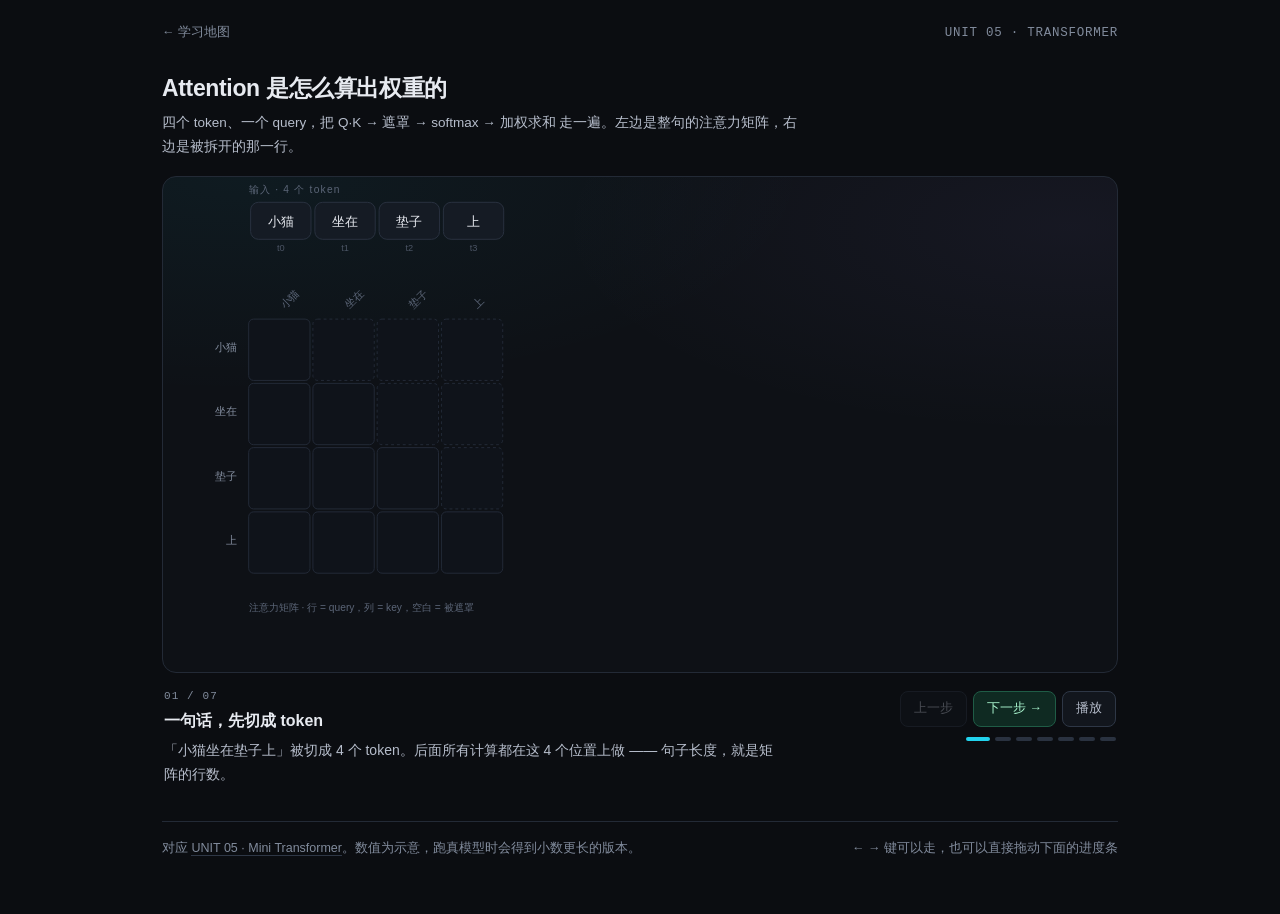
<file: anim/attention.html>
<!doctype html>
<html lang="zh-CN">
<head>
<meta charset="UTF-8">
<meta name="viewport" content="width=device-width, initial-scale=1">
<meta name="color-scheme" content="dark">
<title>Attention 是怎么算出权重的 · Learn by Building</title>
<link rel="stylesheet" href="player.css">
<style>
  /* 本课专用编排 */
  #s-row2{transition:opacity .3s}
  .cell-mask{transition:opacity .3s}
  body[data-cur="3"] .cell-mask{opacity:1}
  .bar{transform-origin:left center;transition:transform .5s cubic-bezier(.2,.8,.2,1)}
  body:not([data-cur="4"]):not([data-cur="5"]):not([data-cur="6"]) .bar{transform:scaleX(0)}
  .rowband{transition:opacity .35s}
  .headcard{transition:transform .4s cubic-bezier(.2,.8,.2,1)}
</style>
</head>
<body class="lesson" data-steps="7">
<div class="wrap">

  <div class="top">
    <a href="../index.html">← 学习地图</a>
    <span class="tag">UNIT 05 · TRANSFORMER</span>
  </div>

  <div class="head">
    <h1>Attention 是怎么算出权重的</h1>
    <p class="sub">四个 token、一个 query，把 Q·K → 遮罩 → softmax → 加权求和 走一遍。左边是整句的注意力矩阵，右边是被拆开的那一行。</p>
  </div>

  <div class="stage">
    <svg viewBox="0 0 980 508" role="img" aria-label="Attention 计算过程图解">
      <defs>
        <marker id="ar" viewBox="0 0 10 10" refX="8" refY="5" markerWidth="6" markerHeight="6" orient="auto">
          <path d="M0 0 L10 5 L0 10 z" fill="#3b4557"/>
        </marker>
        <marker id="ar2" viewBox="0 0 10 10" refX="8" refY="5" markerWidth="6" markerHeight="6" orient="auto">
          <path d="M0 0 L10 5 L0 10 z" fill="#22d3ee"/>
        </marker>
      </defs>

      <!-- 顶部：token -->
      <g id="tokens"></g>
      <text x="88" y="16" fill="#5b6577" font-size="10.5" letter-spacing=".12em">输入 · 4 个 token</text>

      <!-- s1：q k v -->
      <g id="qkv" data-in="1"></g>
      <text id="qkv-lb" data-in="1" x="378" y="90" fill="#818b9c" font-size="11.5">每列 × Wq / Wk / Wv</text>
      <text id="qkv-sub" data-in="1" x="378" y="107" fill="#5b6577" font-size="10.5">三个矩阵，各自一份，四列不相通</text>

      <!-- 左侧：注意力矩阵 -->
      <g id="grid"></g>
      <text id="grid-lb" data-in="0" x="88" y="446" fill="#5b6577" font-size="10.5">注意力矩阵 · 行 = query，列 = key，空白 = 被遮罩</text>

      <!-- 右侧：拆开的一行 -->
      <g id="rowband" class="rowband" data-in="2">
        <rect x="396" y="140" width="540" height="1" fill="#1e2530"/>
      </g>
      <text id="pt" data-in="2" x="420" y="130" fill="#c3cad6" font-size="12.5">第 3 行：拿「垫子」的 <tspan fill="#22d3ee">q₂</tspan> 去问每一个 k</text>

      <!-- 分数 -->
      <text data-in="2" x="420" y="162" fill="#5b6577" font-size="10" letter-spacing=".1em">① 点积 · 分数</text>
      <g id="scores"></g>

      <!-- 遮罩 -->
      <g id="maskArrow" data-in="3">
        <text x="420" y="268" fill="#fb7185" font-size="11.5">因果遮罩：把 t &gt; i 的分数设成 −∞，不能偷看后面的词</text>
      </g>

      <!-- 权重 -->
      <text data-in="4" x="420" y="300" fill="#5b6577" font-size="10" letter-spacing=".1em">② softmax · 权重</text>
      <g id="weights"></g>

      <!-- 加权求和 -->
      <g id="mixArrow" data-in="5">
        <path d="M420 412 L420 428" stroke="#3b4557" stroke-width="1.2" marker-end="url(#ar)"/>
        <text x="432" y="426" fill="#818b9c" font-size="11.5">③ 按权重把 v 加权求和</text>
      </g>
      <g id="mix" data-in="5"></g>

      <!-- s6：多头 -->
      <g id="heads" data-in="6"></g>
      <text id="heads-lb" data-in="6" x="420" y="348" fill="#c3cad6" font-size="12.5">8 个头并行，各自看不同的关系</text>
      <text id="heads-sub" data-in="6" x="420" y="370" fill="#818b9c" font-size="11.5">拼接 → 线性层 → 这就是 Transformer 一层里的注意力部分</text>
    </svg>
  </div>

  <div class="hud">
    <div class="txt">
      <div class="stepno" id="stepno">01 / 07</div>
      <h2 id="ttl"></h2>
      <p id="say"></p>
    </div>
    <div class="ctl">
      <div class="btns">
        <button id="prev" type="button">上一步</button>
        <button id="next" type="button" class="primary">下一步 →</button>
        <button id="play" type="button">播放</button>
      </div>
      <div class="dots" id="dots"></div>
    </div>
  </div>

  <div class="foot">
    <span>对应 <a href="../index.html#s5">UNIT 05 · Mini Transformer</a>。数值为示意，跑真模型时会得到小数更长的版本。</span>
    <span>← → 键可以走，也可以直接拖动下面的进度条</span>
  </div>
</div>

<script type="application/json" id="script">
[
 {"t":"一句话，先切成 token",
  "say":"「小猫坐在垫子上」被切成 4 个 token。后面所有计算都在这 4 个位置上做 —— 句子长度，就是矩阵的行数。"},
 {"t":"每个 token 生成三个向量",
  "say":"每个 token 的 embedding 分别乘三个矩阵 <code>W_q</code> <code>W_k</code> <code>W_v</code>，得到 query（我在找什么）、key（我是什么）、value（我能提供什么）。注意这一步没有跨 token 交流，四列各算各的。"},
 {"t":"拿「垫子」的 q，去问每一个 k",
  "say":"点积同时衡量方向与强度：q₂ 和某个 k 越对齐，分数越高。四个 k 得到四个分数，左边矩阵的第 3 行就是这四个数。"},
 {"t":"先把未来的位置遮掉",
  "say":"生成时不能看到后面的词，否则等于偷看答案。做法是把 <code>c &gt; r</code> 的分数设成 <code>-∞</code>，softmax 之后自然是 0。<b>是加掩码，不是删位置</b> —— 形状必须保持不变，否则下一层对不上。"},
 {"t":"softmax：分数变成权重",
  "say":"<code>-∞</code> 变成 0，剩下三个归一化成和为 1 的权重：0.15 / 0.28 / 0.57。这就是「垫子」在这一层实际看了谁、各看多重。"},
 {"t":"按权重把 value 加权求和",
  "say":"输出不再属于某一个 token，而是前面所有 token 的混合。三个权重乘三个 v 相加，得到一个新的 3 维向量 —— 这是「垫子」在这一层的新表示，它已经带上了前文的语义。"},
 {"t":"8 个头各看各的，拼起来才是这一层",
  "say":"上面的过程在 8 个头里并行做，每个头学到的关注点不同：有的只看相邻词，有的盯着句首吸收全局，有的在抓主谓关系。8 个头的输出拼接后过线性层 —— 这是 Transformer 一层里的一半，另一半是前馈网络。"}
]
</script>

<script>
/* ---- 本课图形构建 ---- */
const NS='http://www.w3.org/2000/svg';
const mk=(t,a)=>{const e=document.createElementNS(NS,t);for(const k in a)e.setAttribute(k,a[k]);return e;};
const el=id=>document.getElementById(id);
const TOK=['小猫','坐在','垫子','上'];
const GX=88, GC=66, GY=146;
const W=[[1.00],[0.35,0.65],[0.15,0.28,0.57],[0.10,0.15,0.30,0.45]];

/* token 方块，列与矩阵列对齐 */
TOK.forEach((t,i)=>{
  const x=GX+i*GC;
  el('tokens').appendChild(mk('rect',{x:x+2,y:26,width:GC-4,height:38,rx:8,fill:'#151b24',stroke:'#2a3240','stroke-width':1}));
  const tx=mk('text',{x:x+GC/2,y:50,'text-anchor':'middle',fill:'#e7eaf0','font-size':'13'});
  tx.textContent=t; el('tokens').appendChild(tx);
  el('tokens').appendChild(mk('text',{x:x+GC/2,y:76,'text-anchor':'middle',fill:'#4b5464','font-size':'9.5','font-family':'ui-monospace,monospace'})).textContent='t'+i;
});

/* s1：q / k / v 小方块 */
TOK.forEach((t,i)=>{
  const x=GX+i*GC+3;
  [['q','#22d3ee'],['k','#a78bfa'],['v','#34d399']].forEach(([L,c],j)=>{
    const g=el('qkv');
    g.appendChild(mk('rect',{x:x+j*21,y:88,width:18,height:15,rx:3,fill:c,opacity:.18}));
    g.appendChild(mk('rect',{x:x+j*21,y:88,width:18,height:15,rx:3,fill:'none',stroke:c,'stroke-width':1,opacity:.65}));
    const tx=mk('text',{x:x+j*21+9,y:99.5,'text-anchor':'middle',fill:c,'font-size':'9.5','font-family':'ui-monospace,monospace'});
    tx.textContent=L; g.appendChild(tx);
  });
});

/* 注意力矩阵：第 0 步先给骨架（形状），第 2 步才填数 */
(function grid(){
  const g=el('grid');
  for(let r=0;r<4;r++){
    for(let c=0;c<4;c++){
      const x=GX+c*GC, y=GY+r*GC;
      const v=(c<=r)?W[r][c]:null;
      // 骨架
      g.appendChild(mk('rect',{x:x,y:y,width:GC-3,height:GC-3,rx:5,
        fill:'#0f131a', stroke:'#232b38', 'stroke-width':1,
        'stroke-dasharray': v===null?'3 3':'none','data-in':'0'}));
      if(v!==null){
        // 填色 + 数值
        g.appendChild(mk('rect',{x:x,y:y,width:GC-3,height:GC-3,rx:5,
          fill:'#22d3ee','fill-opacity':0.06+v*0.62,stroke:'#1d4e60','stroke-width':1,'data-in':'2'}));
        const tx=mk('text',{x:x+(GC-3)/2,y:y+(GC-3)/2+4,'text-anchor':'middle',
          fill: v>0.5?'#06232a':'#cfe9f2', 'font-size':'11.5','font-family':'ui-monospace,monospace','data-in':'2'});
        tx.textContent=v.toFixed(2); g.appendChild(tx);
      }
    }
  }
  // 行 / 列标签
  TOK.forEach((t,i)=>{
    const ry=mk('text',{x:GX-12,y:GY+i*GC+GC/2,'text-anchor':'end',fill:'#818b9c','font-size':'11.5','data-in':'0'});
    ry.textContent=t; g.appendChild(ry);
    const cx=GX+i*GC+GC/2;
    const cl=mk('text',{x:cx+4,y:GY-10,fill:'#5b6577','font-size':'11','transform':`rotate(-45 ${cx+4} ${GY-10})`,'data-in':'0'});
    cl.textContent=t; g.appendChild(cl);
  });
  // 第 3 行高亮条
  const band=mk('rect',{class:'rowband',id:'s-row2',x:GX-4,y:GY+2*GC-4,width:4*GC+1,height:GC+1,rx:6,
    fill:'none',stroke:'#22d3ee','stroke-width':1.6,opacity:.9,'data-in':'2'});
  g.appendChild(band);
})();

/* 分数框 */
const SC=[1.8,2.4,3.1,2.9];
SC.forEach((v,i)=>{
  const x=420+i*122;
  const g=el('scores');
  g.appendChild(mk('text',{x:x+56,y:186,'text-anchor':'middle',fill:'#5b6577','font-size':'10','font-family':'ui-monospace,monospace'})).textContent='q₂ · k'+i;
  g.appendChild(mk('rect',{x:x,y:194,width:112,height:46,rx:7,fill:'#131922',stroke:'#2a3240','stroke-width':1}));
  const tx=mk('text',{class:'num',x:x+56,y:223,'text-anchor':'middle',fill: i===3?'#7b8494':'#e7eaf0','font-size':'15','data-in':'2'});
  tx.textContent=v.toFixed(1); if(i===3) tx.setAttribute('data-out','3');
  g.appendChild(tx);
  if(i===3){
    // 遮罩后：红框 + −∞（不用斜线，斜线会压住符号）
    g.appendChild(mk('rect',{x:x,y:194,width:112,height:46,rx:7,fill:'#2a1017','fill-opacity':.55,
      stroke:'#7f2b3c','stroke-width':1,'stroke-dasharray':'4 3','data-in':'3'}));
    const mm=mk('text',{class:'num',x:x+56,y:224,'text-anchor':'middle',fill:'#fb7185','font-size':'17','data-in':'3'});
    mm.textContent='−∞'; g.appendChild(mm);
  }
});
// 逐个补 data-in（分数框整体第 2 步出现）
document.querySelectorAll('#scores rect, #scores text').forEach(e=>{
  if(!e.hasAttribute('data-in') && !e.hasAttribute('data-out')) e.setAttribute('data-in','2');
});

/* 权重框 + 条形 */
const WT=[0.15,0.28,0.57,null];
WT.forEach((v,i)=>{
  const x=420+i*122, g=el('weights');
  g.appendChild(mk('rect',{x:x,y:312,width:112,height:46,rx:7,fill:'#131922',
    stroke: v===null?'#242c39':'#1d4e60','stroke-width':1,'stroke-dasharray': v===null?'3 3':'none','data-in':'4'}));
  const tx=mk('text',{class:'num',x:x+56,y:341,'text-anchor':'middle',
    fill: v===null?'#5b6577':'#a5f3fc','font-size':'15','data-in':'4'});
  tx.textContent = v===null?'0.00':v.toFixed(2); g.appendChild(tx);
  g.appendChild(mk('rect',{x:x,y:366,width:112,height:4,rx:2,fill:'#1b222d','data-in':'4'}));
  if(v!==null){
    const w=Math.max(4, v/0.6*112);
    const b=mk('rect',{class:'bar',x:x,y:366,width:w,height:4,rx:2,fill:'#22d3ee','data-in':'4'});
    g.appendChild(b);
  }
});

/* s5：加权求和 */
(function mix(){
  const g=el('mix');
  const line=mk('text',{class:'num',x:420,y:440,fill:'#818b9c','font-size':'11.5','data-in':'5'});
  line.textContent='0.15·v₀  +  0.28·v₁  +  0.57·v₂   =';
  g.appendChild(line);
  const OUT=['0.63','0.59','0.64'];
  OUT.forEach((v,i)=>{
    const x=660+i*80;
    g.appendChild(mk('rect',{x:x,y:420,width:70,height:34,rx:6,fill:'#0f2a22',stroke:'#1f5c46','stroke-width':1,'data-in':'5'}));
    const t=mk('text',{class:'num',x:x+35,y:442,'text-anchor':'middle',fill:'#a8f3cd','font-size':'13','data-in':'5'});
    t.textContent=v; g.appendChild(t);
  });
  const lb=mk('text',{x:660,y:474,fill:'#5b6577','font-size':'10.5','data-in':'5'});
  lb.textContent='「垫子」在这一层的新表示（3 维示意）'; g.appendChild(lb);
})();

/* s6：三个头 + 关闭细节面板 */
const PATTERNS=[
  {n:'头 1 · 只看相邻', rows:[[1],[0.5,0.5],[0.1,0.8,0.1],[0.05,0.1,0.8,0.05]]},
  {n:'头 2 · 盯着句首', rows:[[1],[0.8,0.2],[0.7,0.1,0.2],[0.6,0.1,0.1,0.2]]},
  {n:'头 3 · 抓主谓',   rows:[[1],[0.3,0.7],[0.45,0.45,0.1],[0.2,0.5,0.1,0.2]]}
];
PATTERNS.forEach((p,pi)=>{
  const g=el('heads');
  const ox=420+pi*176, oy=182, cs=26;
  g.appendChild(mk('rect',{x:ox-10,y:oy-24,width:4*cs+20,height:4*cs+44,rx:9,fill:'#11161f',stroke:'#1e2530','stroke-width':1}));
  p.rows.forEach((row,r)=>{
    row.forEach((v,c)=>{
      const x=ox+c*cs, y=oy+r*cs;
      g.appendChild(mk('rect',{x:x,y:y,width:cs-2,height:cs-2,rx:3,fill:'#22d3ee','fill-opacity':0.05+v*0.6}));
    });
  });
  const t=mk('text',{x:ox+2*cs-4,y:oy+4*cs+28,'text-anchor':'middle',fill:'#818b9c','font-size':'10.5'});
  t.textContent=p.n; g.appendChild(t);
});

/* 第 6 步：右侧细节面板让位 */
['pt','scores','weights','mix','maskArrow','mixArrow'].forEach(id=>{
  const e=el(id); if(e) e.setAttribute('data-out','6');
});
document.querySelectorAll('#scores [data-in="2"],#weights [data-in="4"],#mix [data-in="5"],#maskArrow [data-in="3"],#mixArrow [data-in="5"]').forEach(e=>{
  if(!e.hasAttribute('data-out')) e.setAttribute('data-out','6');
});
// 左侧矩阵保持，s6 只做轻微淡出
// 左侧矩阵保留：最后一步需要它做上下文
</script>
<script src="player.js"></script>
</body>
</html>
</file>
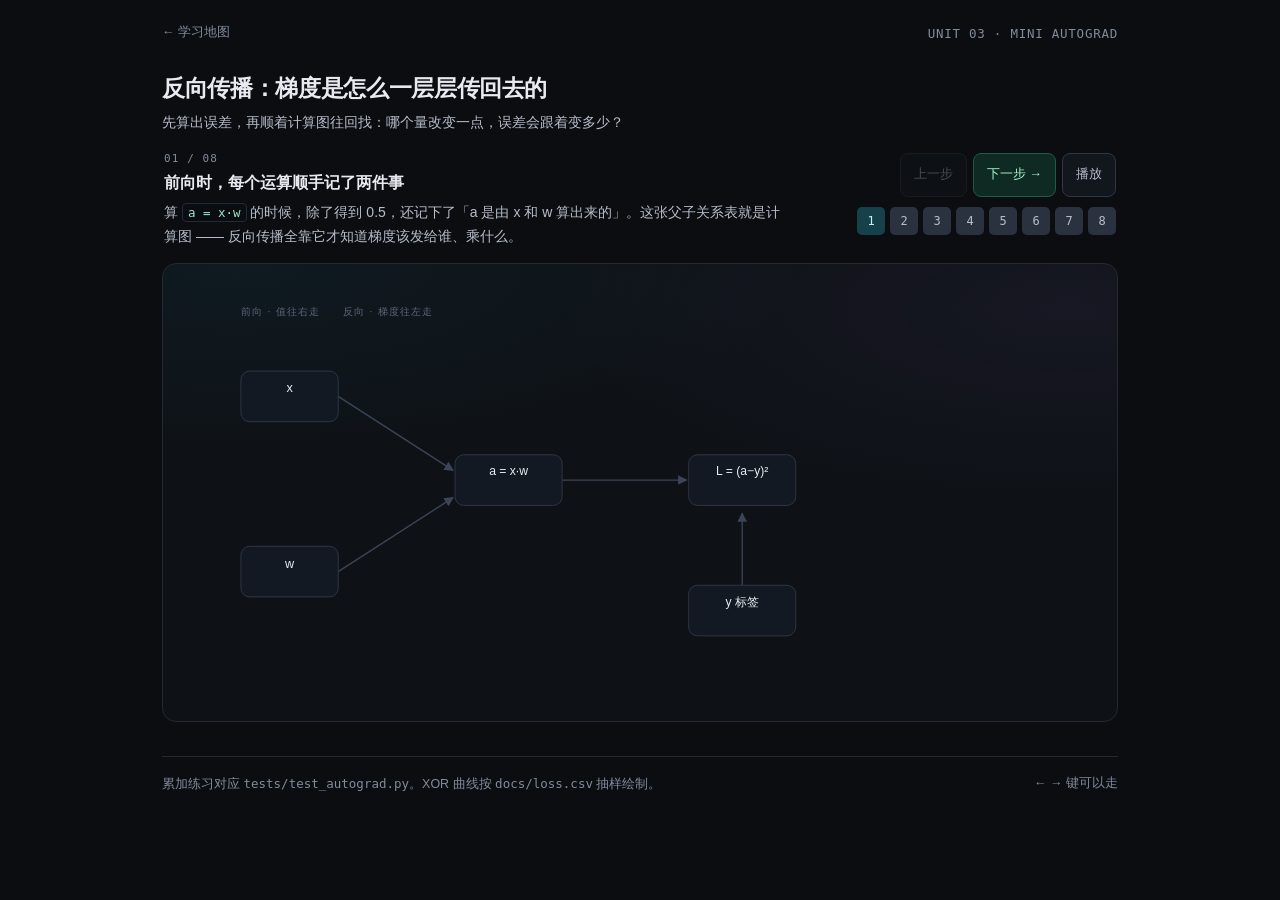
<file: anim/backprop.html>
<!doctype html>
<html lang="zh-CN">
<head>
<meta charset="UTF-8">
<meta name="viewport" content="width=device-width, initial-scale=1">
<meta name="color-scheme" content="dark">
<title>反向传播：梯度是怎么一层层传回去的 · Learn by Building</title>
<link rel="stylesheet" href="player.css">
<style>
  .edge{transition:stroke .3s,stroke-width .3s}
  .edge.on{stroke:#22d3ee;stroke-width:2.2}
  .edge.on2{stroke:#a78bfa;stroke-width:2.2}
  .mobile-stage,.shared-gradient{display:none}
  .w04[data-cur="5"] .desktop-stage,.w04[data-cur="5"] .mobile-stage{display:none}
  .w04[data-cur="5"] .shared-gradient{display:block}
  .w04 .hud{min-height:0;padding:0 2px 14px}
  .w04 .btns button{min-height:44px}
  .w04 .dots{counter-reset:step}
  .w04 .dots button{
    counter-increment:step;width:28px;height:28px;border-radius:5px;color:var(--ink2);
    font:500 12px ui-monospace,monospace;
  }
  .w04 .dots button::after{content:counter(step)}
  .w04 .dots button.on{background:#16404a;color:#bff5fb}
  .w04 button:focus-visible{outline:2px solid var(--cy);outline-offset:2px}

  .shared-gradient{padding:clamp(14px,4vw,27px)}
  .shared-gradient p{margin:0}
  .gradient-board{max-width:480px;margin:14px auto;text-align:center}
  .gradient-sources,.mobile-inputs{display:grid;grid-template-columns:repeat(2,minmax(0,1fr));gap:8px}
  .gradient-sources>span,.gradient-target,.mobile-node{
    background:var(--panel);border:1px solid var(--line2);border-radius:7px;padding:5px 8px;
  }
  .gradient-sources{justify-items:center}
  .gradient-paths{height:74px;position:relative}
  .gradient-paths svg{height:100%}
  .gradient-paths path{fill:none;stroke:var(--line2);stroke-width:1.5;vector-effect:non-scaling-stroke}
  .gradient-board[data-revealed] path.gradient-left{stroke:var(--cy)}
  .gradient-board[data-revealed] path.gradient-right{stroke:var(--am)}
  .gradient-packet{
    position:absolute;top:0;transform:translate(-50%,-50%);border-radius:5px;padding:0 6px;
    font:600 14px/1.55 ui-monospace,monospace;color:#10232a;opacity:0;
  }
  .gradient-packet.gradient-left{left:25%;background:var(--cy)}
  .gradient-packet.gradient-right{left:75%;background:var(--am)}
  .gradient-target{display:inline-block;min-width:154px}
  .gradient-total{display:block;min-height:1.75em;visibility:hidden;color:#a5f3fc}
  .gradient-board[data-revealed] .gradient-total{visibility:visible;animation:show-gradient .16s .84s both}
  .gradient-board[data-revealed] .gradient-packet{animation:return-gradient .58s ease-in-out both}
  .gradient-board[data-revealed] .gradient-packet.gradient-right{animation-delay:.28s}
  @keyframes return-gradient{
    0%{opacity:0} 14%,78%{opacity:1} 100%{top:100%;left:50%;opacity:0}
  }
  @keyframes show-gradient{from{opacity:0}to{opacity:1}}
  .gradient-controls{flex-wrap:wrap}
  .gradient-controls button[aria-pressed="true"]{border-color:var(--cy);background:#16404a;color:#bff5fb}
  .gradient-feedback:not(:empty){margin-top:10px;color:var(--ink2)}

  @media(max-width:640px){
    .w04 .wrap{padding:0 15px}
    .w04 .head{padding:20px 0 14px}
    .w04 .hud{gap:10px}
    .w04 .ctl{gap:7px}
    .w04 .ctl .btns,.w04 .dots{width:100%;display:grid}
    .w04 .ctl .btns{grid-template-columns:repeat(3,minmax(0,1fr))}
    .w04 .dots{grid-template-columns:repeat(4,minmax(44px,1fr))}
    .w04 .dots button{width:auto;min-width:44px;min-height:44px;font-size:14px}
    .w04 .gradient-controls button{flex:1 0 auto;font-size:14px}
    .w04 .desktop-stage{display:none}
    .w04 .mobile-stage{display:block;padding:12px}
    .mobile-node{display:block;min-width:0;text-align:center;font-size:14px;overflow-wrap:anywhere}
    .mobile-node .gradient-value{display:block;color:var(--em)}
    .mobile-connector{text-align:center;line-height:1.2;padding:3px;color:var(--cy)}
    .mobile-connector .backward{display:none}
    .w04:is([data-cur="2"],[data-cur="3"],[data-cur="4"]) .mobile-connector .forward{display:none}
    .w04:is([data-cur="2"],[data-cur="3"],[data-cur="4"]) .mobile-connector .backward{display:inline}
    .mobile-update,.mobile-curve{display:none}
    .w04[data-cur="6"] .mobile-update,.w04[data-cur="7"] .mobile-curve{display:block}
    .w04:is([data-cur="6"],[data-cur="7"]) .mobile-graph{display:none}
    .mobile-stage p{margin:0}
    .mobile-stage [data-in]:not(.is-in){visibility:hidden}
  }
  @media(prefers-reduced-motion:reduce){
    .edge,.gradient-paths path{transition:none}
    .gradient-board[data-revealed] :is(.gradient-packet,.gradient-total){animation:none}
    .gradient-board[data-revealed] .gradient-packet{opacity:1;top:56%;left:39%}
    .gradient-board[data-revealed] .gradient-packet.gradient-right{left:61%}
  }
</style>
</head>
<body class="lesson w04" data-steps="8">
<div class="wrap">

  <div class="top">
    <a href="../index.html#w4">← 学习地图</a>
    <span class="tag">UNIT 03 · MINI AUTOGRAD</span>
  </div>

  <div class="head">
    <h1>反向传播：梯度是怎么一层层传回去的</h1>
    <p class="sub">先算出误差，再顺着计算图往回找：哪个量改变一点，误差会跟着变多少？</p>
  </div>

  <div class="hud">
    <div class="txt">
      <div class="stepno" id="stepno">01 / 08</div>
      <div aria-live="polite">
        <h2 id="ttl"></h2>
        <p id="say"></p>
      </div>
    </div>
    <div class="ctl">
      <div class="btns">
        <button id="prev" type="button">上一步</button>
        <button id="next" type="button" class="primary">下一步 →</button>
        <button id="play" type="button">播放</button>
      </div>
      <div class="dots" id="dots" role="group" aria-label="跳到动画步骤"></div>
    </div>
  </div>

  <div class="stage desktop-stage">
    <svg viewBox="0 0 980 470" role="img" aria-label="反向传播计算图">
      <defs>
        <marker id="a1" viewBox="0 0 10 10" refX="9" refY="5" markerWidth="7" markerHeight="7" orient="auto">
          <path d="M0 0 L10 5 L0 10 z" fill="#3b4557"/>
        </marker>
        <marker id="a2" viewBox="0 0 10 10" refX="9" refY="5" markerWidth="7" markerHeight="7" orient="auto">
          <path d="M0 0 L10 5 L0 10 z" fill="#22d3ee"/>
        </marker>
      </defs>

      <text x="80" y="52" fill="#5b6577" font-size="10.5" letter-spacing=".12em">前向 · 值往右走　　反向 · 梯度往左走</text>

      <!-- 边 -->
      <g id="edges">
        <line id="e-xa" class="edge" x1="180" y1="136" x2="298" y2="212" stroke="#3b4557" stroke-width="1.4" marker-end="url(#a1)"/>
        <line id="e-wa" class="edge" x1="180" y1="316" x2="298" y2="240" stroke="#3b4557" stroke-width="1.4" marker-end="url(#a1)"/>
        <line id="e-al" class="edge" x1="410" y1="222" x2="538" y2="222" stroke="#3b4557" stroke-width="1.4" marker-end="url(#a1)"/>
        <line id="e-yl" class="edge" x1="595" y1="330" x2="595" y2="256" stroke="#3b4557" stroke-width="1.4" marker-end="url(#a1)"/>
      </g>

      <!-- 乘法因子标签（第 4 步） -->
      <text data-in="4" x="234" y="192" fill="#22d3ee" font-size="10.5" text-anchor="middle" font-family="ui-monospace,monospace">× w</text>
      <text data-in="4" x="234" y="268" fill="#22d3ee" font-size="10.5" text-anchor="middle" font-family="ui-monospace,monospace">× x</text>

      <!-- 节点 -->
      <g id="nodes">
        <rect x="80" y="110" width="100" height="52" rx="9" fill="#131922" stroke="#2e3746"/>
        <text x="130" y="132" text-anchor="middle" fill="#e7eaf0" font-size="13">x</text>
        <text class="num" data-in="1" x="130" y="151" text-anchor="middle" fill="#22d3ee" font-size="12.5">1.0</text>

        <rect x="80" y="290" width="100" height="52" rx="9" fill="#131922" stroke="#2e3746"/>
        <text x="130" y="312" text-anchor="middle" fill="#e7eaf0" font-size="13">w</text>
        <text class="num" data-in="1" x="130" y="331" text-anchor="middle" fill="#a78bfa" font-size="12.5">0.5</text>

        <rect x="300" y="196" width="110" height="52" rx="9" fill="#131922" stroke="#2e3746"/>
        <text x="355" y="217" text-anchor="middle" fill="#e7eaf0" font-size="12.5">a = x·w</text>
        <text class="num" data-in="1" x="355" y="236" text-anchor="middle" fill="#c3cad6" font-size="12.5">0.5</text>

        <rect x="540" y="196" width="110" height="52" rx="9" fill="#131922" stroke="#2e3746"/>
        <text x="595" y="217" text-anchor="middle" fill="#e7eaf0" font-size="12.5">L = (a−y)²</text>
        <text class="num" data-in="1" x="595" y="236" text-anchor="middle" fill="#fbbf24" font-size="12.5">0.25</text>

        <rect x="540" y="330" width="110" height="52" rx="9" fill="#131922" stroke="#2e3746"/>
        <text x="595" y="351" text-anchor="middle" fill="#e7eaf0" font-size="12.5">y 标签</text>
        <text class="num" data-in="1" x="595" y="370" text-anchor="middle" fill="#818b9c" font-size="12.5">0.0</text>
      </g>

      <!-- 梯度徽章 -->
      <text id="g-l" class="num" data-in="2" x="595" y="276" text-anchor="middle" fill="#34d399" font-size="11.5">∂L/∂L = 1</text>
      <text id="g-a" class="num" data-in="3" x="355" y="276" text-anchor="middle" fill="#34d399" font-size="11.5">∂L/∂a = 1.00</text>
      <text id="g-x" class="num" data-in="4" x="130" y="186" text-anchor="middle" fill="#34d399" font-size="11.5">∂L/∂x = 0.50</text>
      <text id="g-w" class="num" data-in="4" x="130" y="366" text-anchor="middle" fill="#34d399" font-size="11.5">∂L/∂w = 1.00</text>

      <!-- 第 6 步：更新 -->
      <g id="upd" data-in="6">
        <rect x="670" y="110" width="270" height="104" rx="10" fill="#0f2a22" stroke="#1f5c46" stroke-width="1"/>
        <text x="690" y="134" fill="#7dd3b0" font-size="10.5" letter-spacing=".1em">参数更新</text>
        <text class="num" x="690" y="158" fill="#e7eaf0" font-size="12">w ← w − lr · ∂L/∂w</text>
        <text class="num" x="690" y="180" fill="#e7eaf0" font-size="12">0.5 − 0.1 × 1.0 = 0.4</text>
        <text x="690" y="202" fill="#7e9c8c" font-size="10.5">lr = 0.1，往梯度反方向挪一步</text>
      </g>

      <!-- 第 7 步：loss 曲线 -->
      <g id="curve" data-in="7">
        <rect x="670" y="240" width="270" height="190" rx="10" fill="#11161f" stroke="#1e2530" stroke-width="1"/>
        <text x="690" y="264" fill="#5b6577" font-size="10.5" letter-spacing=".08em">XOR · 3000 轮</text>
        <polyline points="690,296 691,334 694,341 698,348 706,362 713,379 736,409 782,416 828,417 874,417 920,418"
          fill="none" stroke="#22d3ee" stroke-width="1.8" stroke-linecap="round" stroke-linejoin="round"/>
        <text x="690" y="290" fill="#818b9c" font-size="10" font-family="ui-monospace,monospace">0.335945</text>
        <text x="916" y="398" text-anchor="end" fill="#7dd3e8" font-size="10.5" font-family="ui-monospace,monospace">0.001004</text>
        <text x="690" y="424" fill="#4b5464" font-size="10">epoch</text>
      </g>
    </svg>
  </div>

  <div class="stage mobile-stage" aria-label="反向传播图解">
    <div class="mobile-graph">
      <div class="mobile-inputs">
        <div class="mobile-node">输入 <code>x<span data-in="1"> = 1.0</span></code><span class="gradient-value" data-in="4">梯度 0.50</span></div>
        <div class="mobile-node">权重 <code>w<span data-in="1"> = 0.5</span></code><span class="gradient-value" data-in="4">梯度 1.00</span></div>
      </div>
      <div class="mobile-connector" aria-hidden="true"><span class="forward">↓</span><span class="backward">↑</span></div>
      <div class="mobile-inputs">
        <div class="mobile-node"><code>a = x×w<span data-in="1"> = 0.5</span></code><span class="gradient-value" data-in="3">梯度 1.00</span></div>
        <div class="mobile-node">标签 <code>y<span data-in="1"> = 0</span></code></div>
      </div>
      <div class="mobile-connector" aria-hidden="true"><span class="forward">↓</span><span class="backward">↑</span></div>
      <div class="mobile-node">损失 <code>L = (a−y)²<span data-in="1"> = 0.25</span></code><span class="gradient-value" data-in="2">起始梯度 1</span></div>
    </div>
    <p class="mobile-update"><code>w = 0.5 − 0.1 × 1.0 = 0.4</code><br>重算损失：<code>(0.4 − 0)² = 0.16</code></p>
    <div class="mobile-curve">
      <p>XOR 训练损失：<code>0.335945 → 0.001004</code></p>
      <svg viewBox="0 0 320 94" role="img" aria-label="XOR 模型训练损失随轮次下降">
        <polyline points="12,8 13,29.8 16.9,34.1 21.8,37.9 31.7,46 41.5,55.6 71,73 130,77 189.1,77.5 248.1,77.7 307,77.8"
          fill="none" stroke="#22d3ee" stroke-width="2" stroke-linejoin="round"/>
      </svg>
    </div>
  </div>

  <section class="stage shared-gradient" aria-label="梯度累加小练习">
    <p>两个乘数都是同一个 <code>a</code>。先猜它最后收到多少梯度。</p>
    <div class="gradient-board" aria-hidden="true">
      <div class="gradient-sources">
        <span>乘式左边的 <code>a</code></span>
        <span>乘式右边的 <code>a</code></span>
      </div>
      <div class="gradient-paths">
        <svg viewBox="0 0 200 74" preserveAspectRatio="none">
          <path class="gradient-left" d="M50 0 L100 74"/>
          <path class="gradient-right" d="M150 0 L100 74"/>
        </svg>
        <span class="gradient-packet gradient-left">+3</span>
        <span class="gradient-packet gradient-right">+3</span>
      </div>
      <div class="gradient-target">
        同一个 <code>a</code>
        <strong class="gradient-total num">a.grad = 3 + 3 = 6</strong>
      </div>
    </div>
    <div class="btns gradient-controls" role="group" aria-label="预测 a 的梯度">
      <button type="button" data-guess="3" aria-pressed="false">我猜是 3</button>
      <button type="button" data-guess="6" aria-pressed="false">我猜是 6</button>
      <button type="button" id="gradient-replay" hidden>重播两条路径</button>
    </div>
    <p class="gradient-feedback" id="gradient-feedback" role="status"></p>
  </section>

  <div class="foot">
    <span>累加练习对应 <span class="num">tests/test_autograd.py</span>。XOR 曲线按 <span class="num">docs/loss.csv</span> 抽样绘制。</span>
    <span>← → 键可以走</span>
  </div>
</div>

<script type="application/json" id="script">
[
 {"t":"前向时，每个运算顺手记了两件事",
  "say":"算 <code>a = x·w</code> 的时候，除了得到 0.5，还记下了「a 是由 x 和 w 算出来的」。这张父子关系表就是计算图 —— 反向传播全靠它才知道梯度该发给谁、乘什么。"},
 {"t":"前向：把数字填进去",
  "say":"<code>x = 1.0</code>，<code>w = 0.5</code> → <code>a = 0.5</code>；标签 <code>y = 0</code> → <code>L = (0.5 − 0)² = 0.25</code>。这一遍只有值，没有任何梯度。"},
 {"t":"反向：先给自己发一个 1",
  "say":"<code>∂L/∂L = 1</code>。这是整条链的种子，后面每一个梯度都是它乘出来的。"},
 {"t":"到 a：局部导数 × 流进来的梯度",
  "say":"<code>L = (a − y)²</code>，所以 <code>∂L/∂a = 2(a − y) · ∂L/∂L = 1.0</code>。前面那项是这个节点自己的局部导数，后面那项是从上游流进来的 —— 链式法则在代码里就是这个长相。"},
 {"t":"再往前：乘法节点要交换两个操作数",
  "say":"<code>∂L/∂x = ∂L/∂a · w = 0.5</code>，<code>∂L/∂w = ∂L/∂a · x = 1.0</code>。注意乘的是<b>对方的</b>值，不是自己的。这一步几乎所有人第一次写都会记反。"},
 {"t":"同一个变量用了两次，梯度是多少？",
  "say":"换一个小例子。设 <code>a = 3</code>，损失 <code>L = a × a = 9</code>。",
  "pause":true},
 {"t":"更新：往梯度的反方向挪一步",
  "say":"回到前面的权重例子。<code>w ← 0.5 − 0.1 × 1.0 = 0.4</code>。重算损失得到 <code>(0.4 − 0)² = 0.16</code>。"},
 {"t":"3000 轮之后",
  "say":"完整的 XOR 模型也重复前向、反向和更新。运行 <code>examples/xor.py</code>，3000 轮实测损失从 0.335945 降到 0.001004。"}
]
</script>

<script>
/* 高亮当前回传到的边。 */
const eAl=document.getElementById('e-al');
const eXA=document.getElementById('e-xa');
const eWA=document.getElementById('e-wa');
new MutationObserver(()=>{
  const n=+document.body.dataset.cur;
  eAl.classList.toggle('on', n>=3);
  eXA.classList.toggle('on2', n>=4);
  eWA.classList.toggle('on2', n>=4);
}).observe(document.body,{attributes:true,attributeFilter:['data-cur']});

const gradientBoard = document.querySelector('.gradient-board');
const gradientReplay = document.getElementById('gradient-replay');
const gradientFeedback = document.getElementById('gradient-feedback');
const guesses = document.querySelectorAll('[data-guess]');

function revealGradients(){
  gradientBoard.removeAttribute('data-revealed');
  void gradientBoard.offsetWidth;
  gradientBoard.setAttribute('data-revealed', '');
}

guesses.forEach(guess=>{
  guess.addEventListener('click', ()=>{
    guesses.forEach(button=>button.setAttribute('aria-pressed', String(button===guess)));
    revealGradients();
    gradientReplay.hidden = false;
    const answer = guess.dataset.guess === '6' ? '对，是 6。' : '3 是一路的贡献。';
    gradientFeedback.textContent = answer + '左边回传 +3，右边也回传 +3，两路写进同一个 a.grad，最后得到 6。代码里用 += 累加，下一轮反传前再清零。';
  });
});
gradientReplay.addEventListener('click', revealGradients);
</script>
<script src="player.js"></script>
</body>
</html>
</file>
<file: anim/player.css>
/* 动画播放器 · 共用样式
   一课一个 HTML，SVG 内联，控制逻辑全在这里。 */

:root{
  --bg:#0b0d11; --bg2:#0e1116; --panel:#12161d; --panel2:#171c25;
  --line:#232a36; --line2:#2e3746;
  --ink:#e7eaf0; --ink2:#b6bdcb; --muted:#818b9c;
  --cy:#22d3ee; --vi:#a78bfa; --em:#34d399; --am:#fbbf24; --ro:#fb7185;
}
*{box-sizing:border-box}
body{
  margin:0; background:var(--bg); color:var(--ink);
  font:400 15px/1.75 -apple-system,BlinkMacSystemFont,"PingFang SC","Hiragino Sans GB","Noto Sans SC",sans-serif;
  -webkit-font-smoothing:antialiased; min-height:100vh;
}
.wrap{max-width:1000px;margin:0 auto;padding:0 22px}

.top{display:flex;align-items:center;justify-content:space-between;gap:14px;padding:22px 0 0;font-size:12.5px}
.top a{color:var(--muted);text-decoration:none;border-bottom:1px solid transparent;padding-bottom:1px}
.top a:hover{color:var(--ink);border-color:var(--line2)}
.top .tag{color:var(--muted);font-family:ui-monospace,SFMono-Regular,Menlo,monospace;letter-spacing:.06em}

.head{padding:26px 0 18px}
.head h1{font-size:23px;line-height:1.45;margin:0 0 6px;font-weight:600;letter-spacing:-.015em}
.head .sub{color:var(--ink2);font-size:13.5px;margin:0;max-width:640px}

/* 画布 */
.stage{
  border:1px solid var(--line);border-radius:14px;overflow:hidden;
  background:
    radial-gradient(110% 80% at 8% 0%,rgba(34,211,238,.05),transparent 55%),
    radial-gradient(90% 70% at 95% 10%,rgba(167,139,250,.055),transparent 60%),
    var(--bg2);
}
.stage svg{display:block;width:100%;height:auto}
text{font-family:-apple-system,BlinkMacSystemFont,"PingFang SC","Noto Sans SC",sans-serif}
.num{font-family:ui-monospace,SFMono-Regular,Menlo,monospace;font-variant-numeric:tabular-nums}

/* 步骤元素：默认隐藏，data-in 到点显示 */
[data-in]{opacity:0;transition:opacity .42s ease,transform .42s cubic-bezier(.2,.8,.2,1)}
[data-in].is-in{opacity:1}
[data-out]{transition:opacity .3s ease}
[data-out].is-out{opacity:0;pointer-events:none}
[data-on].is-on{transition:all .3s}

/* HUD */
.hud{
  display:flex;gap:20px;align-items:flex-start;justify-content:space-between;
  padding:18px 2px 0;min-height:112px;
}
.hud .txt{flex:1;min-width:0}
.hud .stepno{
  font:500 11px/1 ui-monospace,monospace;color:var(--muted);letter-spacing:.1em;
}
.hud h2{font-size:16px;font-weight:600;margin:7px 0 5px;line-height:1.5}
.hud p{margin:0;font-size:14px;color:var(--ink2);line-height:1.75;max-width:620px}
.hud p b{color:var(--ink);font-weight:500}
.hud p code{
  font:400 12.5px/1 ui-monospace,monospace;background:#0a0d12;border:1px solid var(--line);
  border-radius:4px;padding:1px 5px;color:#9fe6c8;
}

.ctl{display:flex;flex-direction:column;align-items:flex-end;gap:10px;flex:none}
.btns{display:flex;gap:6px}
.btns button{
  font:inherit;font-size:12.5px;cursor:pointer;color:var(--ink2);
  background:var(--panel);border:1px solid var(--line2);border-radius:8px;
  padding:6px 13px;transition:border-color .15s,color .15s,background .15s;
}
.btns button:hover:not(:disabled){color:var(--ink);border-color:#48556b;background:var(--panel2)}
.btns button:disabled{opacity:.35;cursor:default}
.btns button.primary{background:#0f2a22;border-color:#1f5c46;color:#a8f3cd}
.btns button.primary:hover{background:#12362b;border-color:#2f8a68;color:#c6f8dd}
.dots{display:flex;gap:5px}
.dots button{
  width:16px;height:4px;border-radius:2px;border:0;padding:0;cursor:pointer;
  background:#2a3240;transition:background .2s,width .2s;
}
.dots button:hover{background:#48556b}
.dots button.on{background:var(--cy);width:24px}

.foot{
  display:flex;justify-content:space-between;gap:14px;flex-wrap:wrap;
  border-top:1px solid var(--line);margin-top:34px;padding:16px 0 54px;
  font-size:12.5px;color:var(--muted);
}
.foot a{color:var(--muted);text-decoration:none;border-bottom:1px solid var(--line2)}
.foot a:hover{color:var(--ink)}

@media(max-width:640px){
  .head h1{font-size:20px}
  .hud{flex-direction:column;gap:14px}
  .ctl{align-items:flex-start;width:100%}
  .hud p{font-size:13.5px}
}
@media (prefers-reduced-motion:reduce){
  [data-in],[data-out],[data-on]{transition:none!important}
}
</file>
